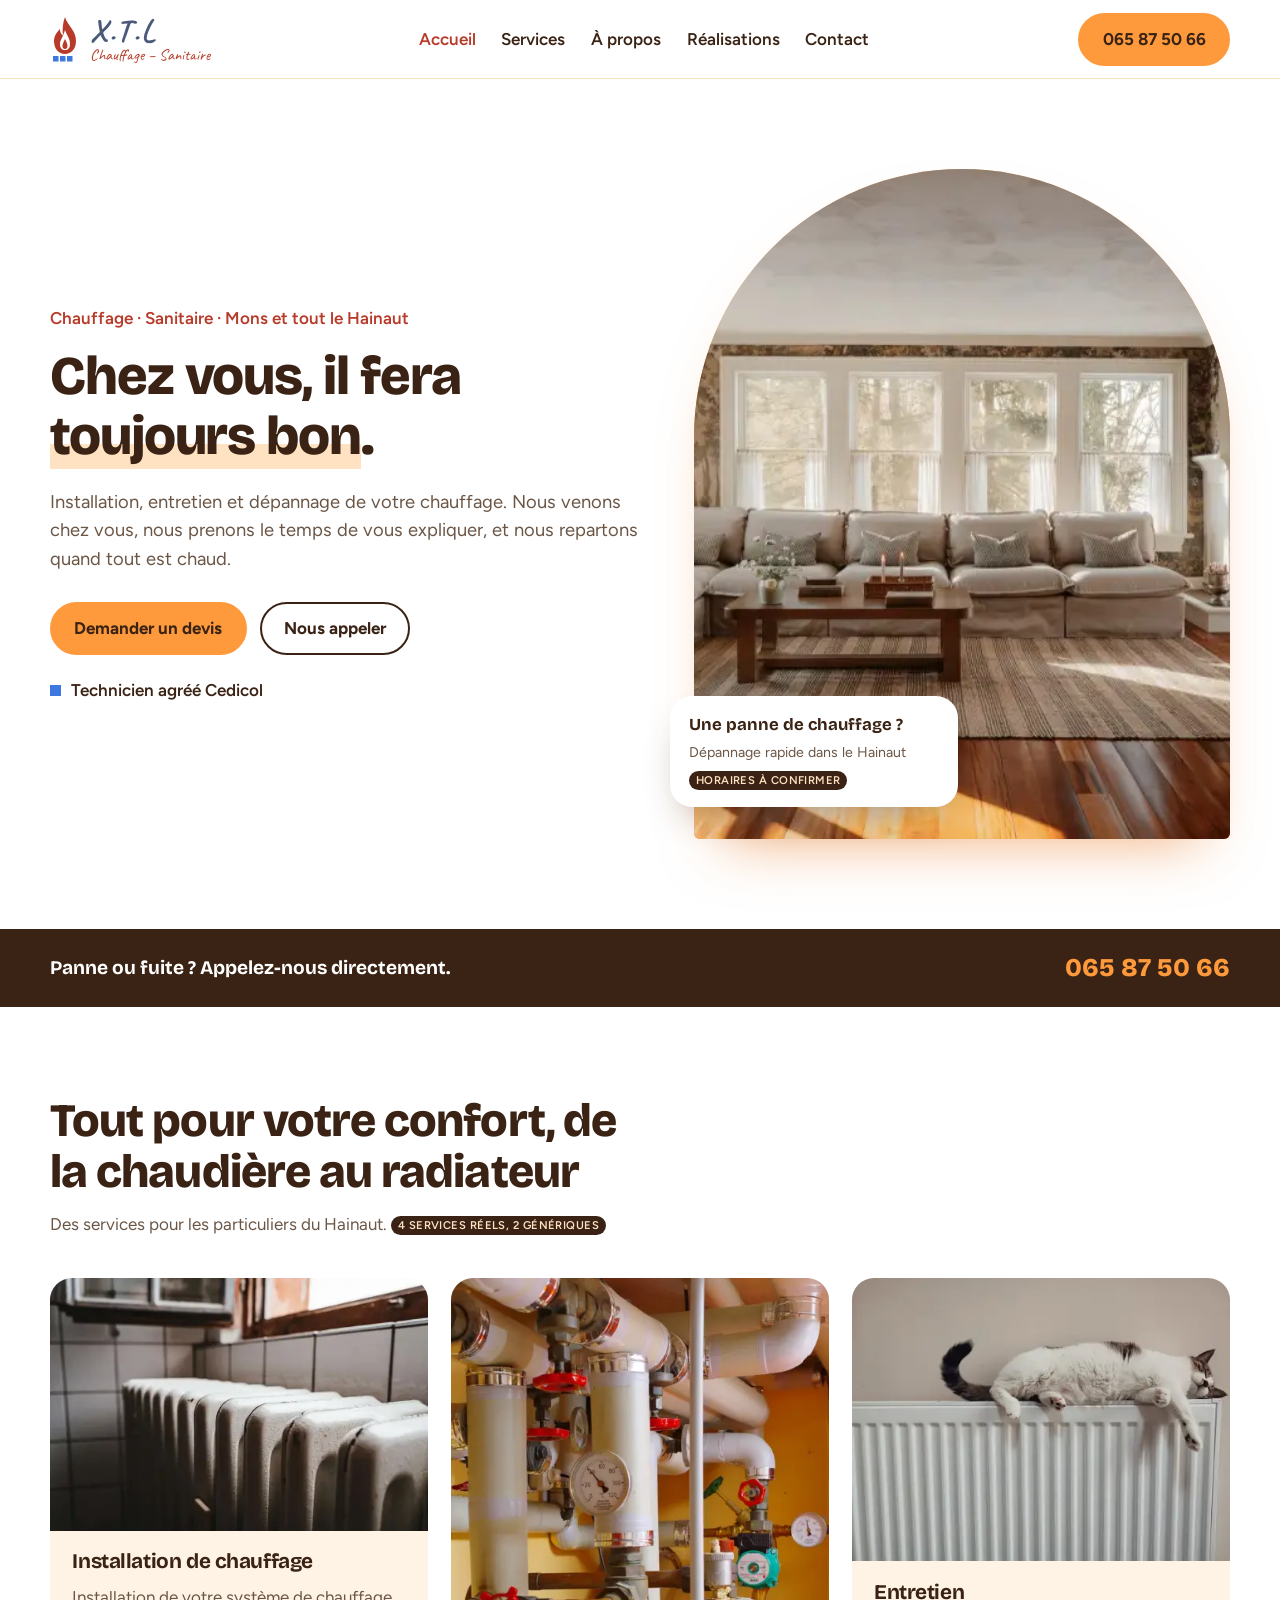
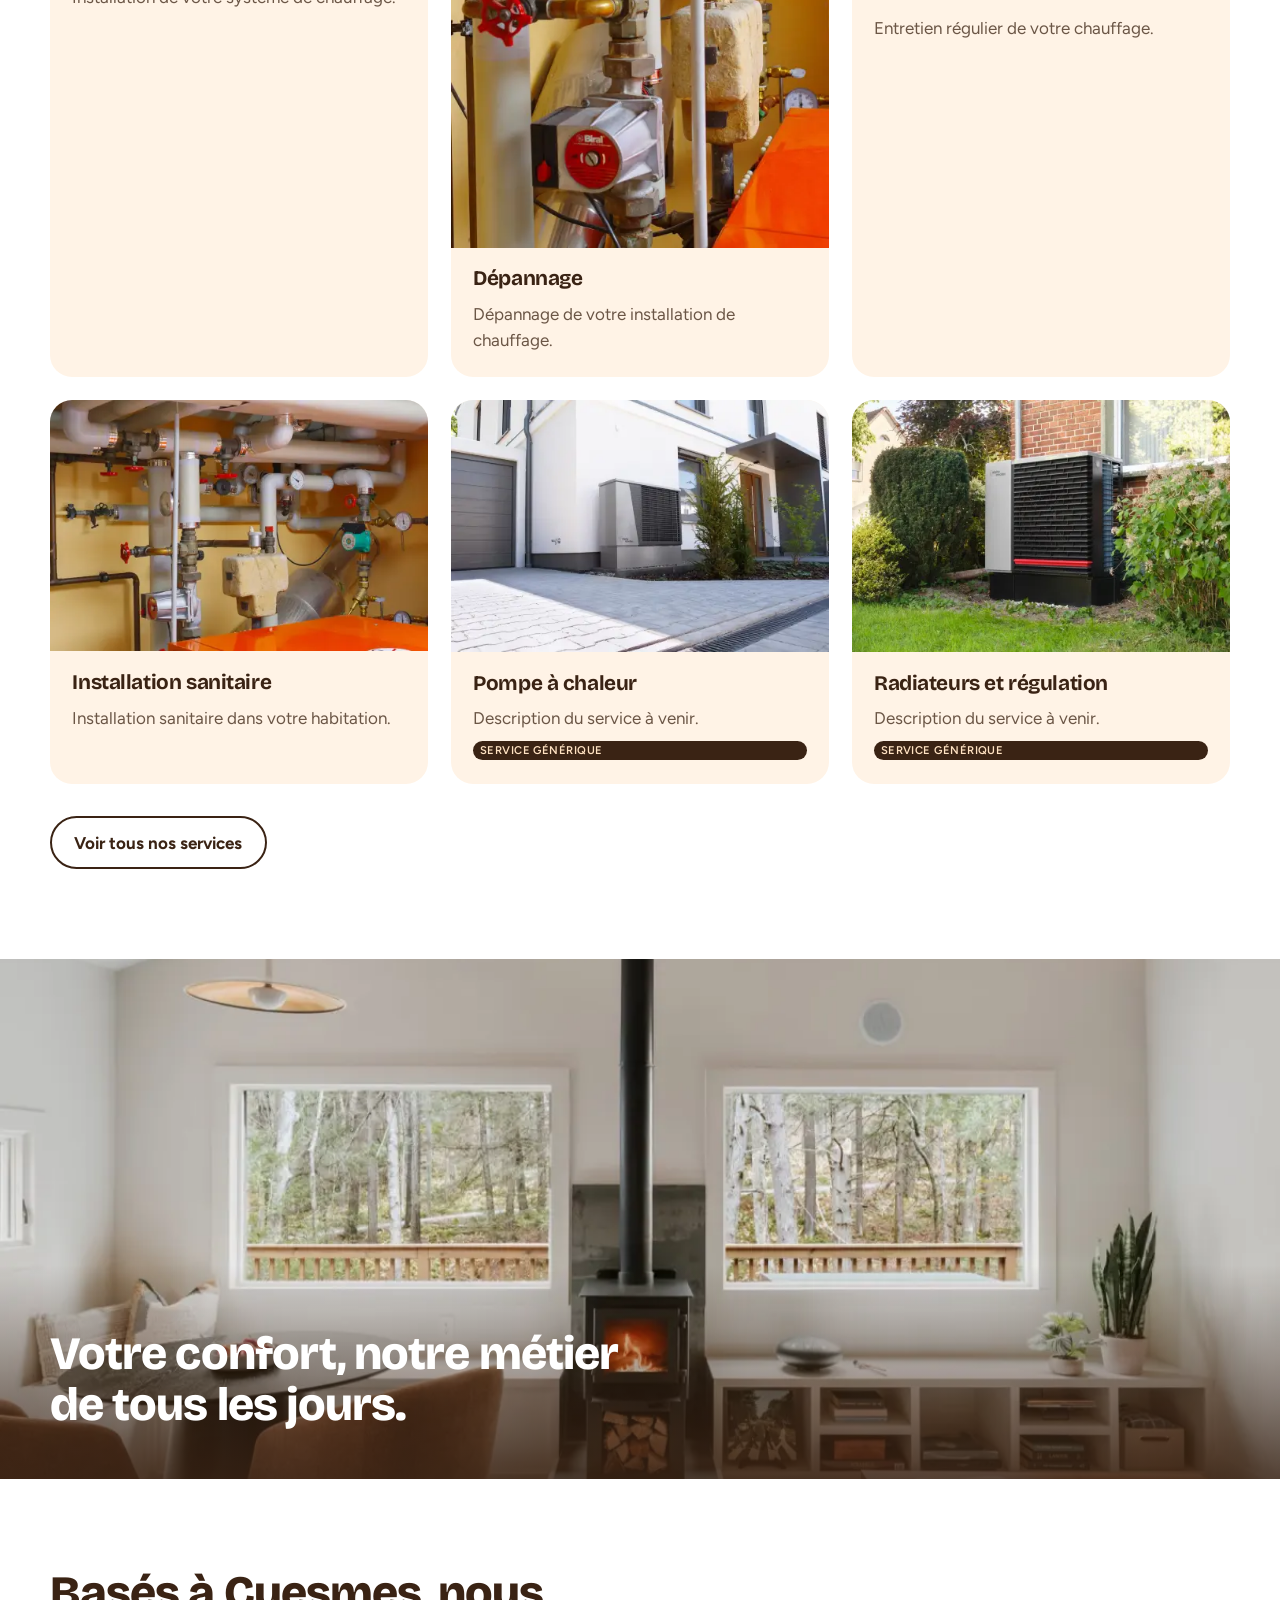
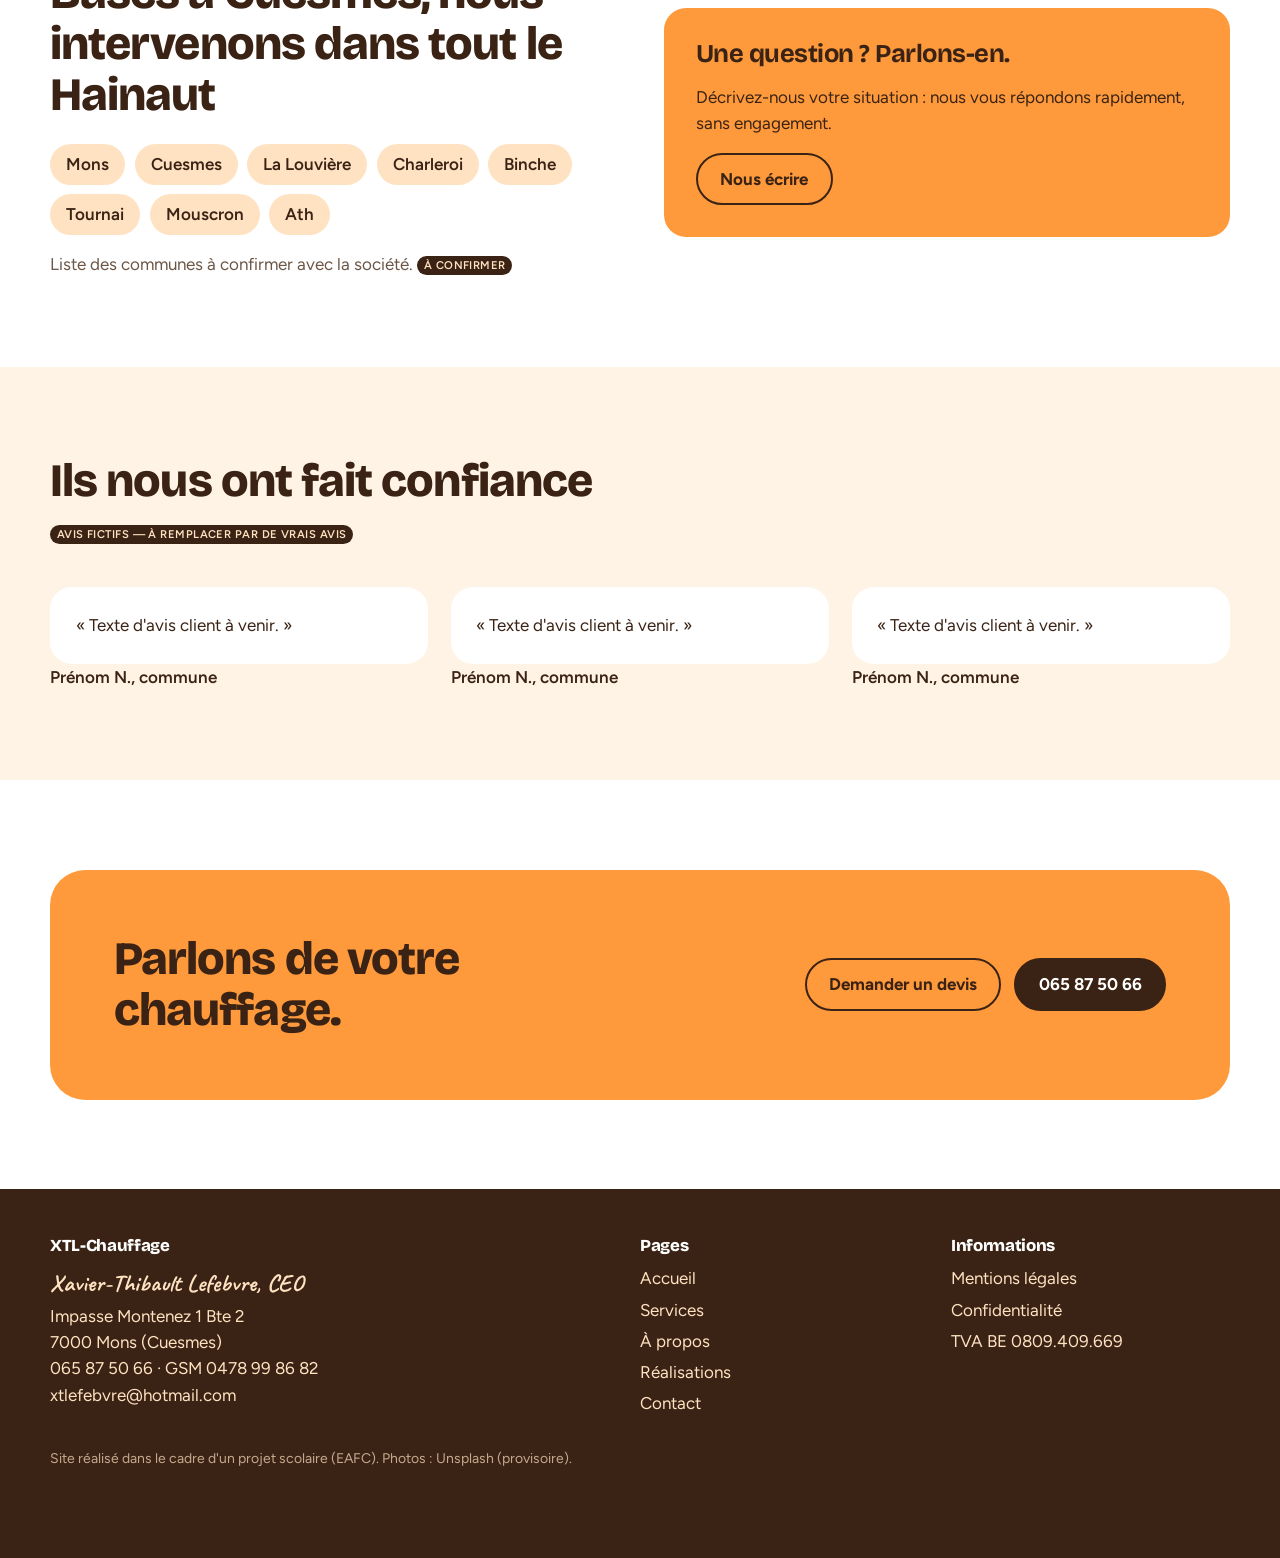
<file: index.html>
<!DOCTYPE html>
<html lang="fr-BE">
    <head>
        <meta charset="utf-8">
        <meta name="viewport" content="width=device-width, initial-scale=1">
        <title>XTL-Chauffage | Chauffagiste à Mons et dans le Hainaut</title>
        <meta name="description" content="XTL-Chauffage, chauffage et sanitaire à Mons : installation, entretien et dépannage dans tout le Hainaut.">
        <meta name="theme-color" content="#B83A28">
        <link rel="icon" href="./medias/logo-xtl.svg" type="image/svg+xml">
        <meta property="og:type" content="website">
        <meta property="og:locale" content="fr_BE">
        <meta property="og:site_name" content="XTL-Chauffage">
        <meta property="og:title" content="XTL-Chauffage | Chauffagiste à Mons et dans le Hainaut">
        <meta property="og:description" content="XTL-Chauffage, chauffage et sanitaire à Mons : installation, entretien et dépannage dans tout le Hainaut.">
        <link rel="preconnect" href="https://fonts.googleapis.com">
        <link rel="preconnect" href="https://fonts.gstatic.com" crossorigin>
        <link rel="stylesheet" href="https://fonts.googleapis.com/css2?family=Bricolage+Grotesque:opsz,wght@12..96,500;12..96,700;12..96,800&family=Figtree:wght@400;500;600&family=Caveat:wght@500;700&display=swap" media="print" onload="this.media='all'">
        <noscript><link rel="stylesheet" href="https://fonts.googleapis.com/css2?family=Bricolage+Grotesque:opsz,wght@12..96,500;12..96,700;12..96,800&family=Figtree:wght@400;500;600&family=Caveat:wght@500;700&display=swap"></noscript>
        <script type="application/ld+json">
        {
            "@context": "https://schema.org",
            "@type": ["HVACBusiness", "Plumber"],
            "name": "XTL-Chauffage",
            "description": "Installation, entretien et dépannage de chauffage et installation sanitaire à Mons et dans le Hainaut.",
            "telephone": "+3265875066",
            "email": "xtlefebvre@hotmail.com",
            "vatID": "BE0809409669",
            "employee": { "@type": "Person", "name": "Xavier-Thibault Lefebvre", "jobTitle": "CEO" },
            "address": {
                "@type": "PostalAddress",
                "streetAddress": "Impasse Montenez 1 Bte 2",
                "addressLocality": "Cuesmes (Mons)",
                "postalCode": "7000",
                "addressCountry": "BE"
            },
            "areaServed": ["Mons", "Cuesmes", "La Louvière", "Charleroi", "Binche", "Tournai", "Mouscron", "Ath"]
        }
        </script>
        <link rel="preload" as="image" href="./medias/salon-cheminee-800.webp" imagesrcset="./medias/salon-cheminee-480.webp 480w, ./medias/salon-cheminee-800.webp 800w, ./medias/salon-cheminee.webp 1200w" imagesizes="(min-width: 900px) 560px, 100vw" fetchpriority="high">
        <link rel="stylesheet" href="./css/style.css?v=2">
    </head>
    <body>
    <a class="lien-evitement" href="#contenu">Aller au contenu</a>
    <header>
        <div class="header-barre">
            <a class="header-logo" href="index.html">
                <img src="./medias/logo-xtl.svg" alt="" width="34" height="52">
                <span class="header-logo-texte">
                    <b>X.T.L</b>
                    <small>Chauffage – Sanitaire</small>
                </span>
            </a>
            <nav class="header-nav" aria-label="Navigation principale">
                <ul>
                    <li class="header-nav-item">
                        <a href="index.html" aria-current="page">Accueil</a>
                        <ul class="header-sous-menu">
                            <li><a href="index.html#services">Nos services</a></li>
                            <li><a href="index.html#zone">Zone d'intervention</a></li>
                            <li><a href="index.html#avis">Avis clients</a></li>
                            <li><a href="index.html#devis">Demander un devis</a></li>
                        </ul>
                    </li>
                    <li class="header-nav-item">
                        <a href="services.html">Services</a>
                        <ul class="header-sous-menu">
                            <li><a href="services.html#installation-chauffage">Installation de chauffage</a></li>
                            <li><a href="services.html#depannage">Dépannage</a></li>
                            <li><a href="services.html#entretien">Entretien</a></li>
                            <li><a href="services.html#installation-sanitaire">Installation sanitaire</a></li>
                            <li><a href="services.html#pompe-a-chaleur">Pompe à chaleur</a></li>
                            <li><a href="services.html#regulation">Radiateurs et régulation</a></li>
                        </ul>
                    </li>
                    <li class="header-nav-item">
                        <a href="a-propos.html">À propos</a>
                        <ul class="header-sous-menu">
                            <li><a href="a-propos.html#presentation">Présentation</a></li>
                            <li><a href="a-propos.html#valeurs">Nos valeurs</a></li>
                        </ul>
                    </li>
                    <li class="header-nav-item">
                        <a href="realisations.html">Réalisations</a>
                        <ul class="header-sous-menu">
                            <li><a href="realisations.html#galerie">Galerie photos</a></li>
                        </ul>
                    </li>
                    <li class="header-nav-item">
                        <a href="contact.html">Contact</a>
                        <ul class="header-sous-menu">
                            <li><a href="contact.html#formulaire">Formulaire de devis</a></li>
                            <li><a href="contact.html#coordonnees">Nos coordonnées</a></li>
                        </ul>
                    </li>
                </ul>
            </nav>
            <a class="bouton header-bouton-appel" href="tel:+3265875066">065 87 50 66</a>
            <details class="header-burger">
                <summary class="bouton bouton-secondaire">Menu</summary>
                <ul class="header-menu-mobile">
                    <li class="header-nav-item">
                        <a href="index.html" aria-current="page">Accueil</a>
                        <ul class="header-sous-menu">
                            <li><a href="index.html#services">Nos services</a></li>
                            <li><a href="index.html#zone">Zone d'intervention</a></li>
                            <li><a href="index.html#avis">Avis clients</a></li>
                            <li><a href="index.html#devis">Demander un devis</a></li>
                        </ul>
                    </li>
                    <li class="header-nav-item">
                        <a href="services.html">Services</a>
                        <ul class="header-sous-menu">
                            <li><a href="services.html#installation-chauffage">Installation de chauffage</a></li>
                            <li><a href="services.html#depannage">Dépannage</a></li>
                            <li><a href="services.html#entretien">Entretien</a></li>
                            <li><a href="services.html#installation-sanitaire">Installation sanitaire</a></li>
                            <li><a href="services.html#pompe-a-chaleur">Pompe à chaleur</a></li>
                            <li><a href="services.html#regulation">Radiateurs et régulation</a></li>
                        </ul>
                    </li>
                    <li class="header-nav-item">
                        <a href="a-propos.html">À propos</a>
                        <ul class="header-sous-menu">
                            <li><a href="a-propos.html#presentation">Présentation</a></li>
                            <li><a href="a-propos.html#valeurs">Nos valeurs</a></li>
                        </ul>
                    </li>
                    <li class="header-nav-item">
                        <a href="realisations.html">Réalisations</a>
                        <ul class="header-sous-menu">
                            <li><a href="realisations.html#galerie">Galerie photos</a></li>
                        </ul>
                    </li>
                    <li class="header-nav-item">
                        <a href="contact.html">Contact</a>
                        <ul class="header-sous-menu">
                            <li><a href="contact.html#formulaire">Formulaire de devis</a></li>
                            <li><a href="contact.html#coordonnees">Nos coordonnées</a></li>
                        </ul>
                    </li>
                </ul>
            </details>
        </div>
    </header>

    <main id="contenu" tabindex="-1" class="index-main">
        <section class="index-section-hero" aria-label="Présentation de l'entreprise">
            <div class="index-hero-texte">
                <p class="index-eyebrow">Chauffage · Sanitaire · Mons et tout le Hainaut</p>
                <h1>Chez vous, il fera <em>toujours bon</em>.</h1>
                <p class="index-lead">Installation, entretien et dépannage de votre chauffage. Nous venons chez vous, nous prenons le temps de vous expliquer, et nous repartons quand tout est chaud.</p>
                <div class="index-actions">
                    <a class="bouton" href="contact.html">Demander un devis</a>
                    <a class="bouton bouton-secondaire" href="tel:+3265875066">Nous appeler</a>
                </div>
                <p class="index-agrement">Technicien agréé Cedicol</p>
            </div>
            <figure class="index-hero-visuel">
                <div class="index-arche">
                    <img src="./medias/salon-cheminee.webp" srcset="./medias/salon-cheminee-480.webp 480w, ./medias/salon-cheminee-800.webp 800w, ./medias/salon-cheminee.webp 1200w" sizes="(min-width: 900px) 560px, 100vw" width="1200" height="800" alt="Salon chaleureux avec une cheminée allumée" fetchpriority="high">
                </div>
                <figcaption class="index-carte-flottante">
                    <strong>Une panne de chauffage&nbsp;?</strong>
                    <small>Dépannage rapide dans le Hainaut <span class="placeholder-badge" data-placeholder>horaires à confirmer</span></small>
                </figcaption>
            </figure>
        </section>

        <aside class="index-urgence" aria-label="Urgence">
            <strong>Panne ou fuite ? Appelez-nous directement.</strong>
            <a class="index-urgence-tel" href="tel:+3265875066">065 87 50 66</a>
        </aside>

        <section class="index-section-services" id="services" aria-labelledby="index-services-titre">
            <header class="titre-section">
                <h2 id="index-services-titre">Tout pour votre confort, de la chaudière au radiateur</h2>
                <p>Des services pour les particuliers du Hainaut. <span class="placeholder-badge" data-placeholder>4 services réels, 2 génériques</span></p>
            </header>
            <ul class="grille-services">
                <li>
                    <article class="carte-service">
                        <figure class="carte-service-vignette">
                            <img src="./medias/radiateur-fenetre.webp" srcset="./medias/radiateur-fenetre-480.webp 480w, ./medias/radiateur-fenetre-800.webp 800w, ./medias/radiateur-fenetre.webp 1200w" sizes="(min-width: 900px) 400px, 100vw" width="1200" height="801" alt="Radiateur blanc devant une fenêtre" loading="lazy">
                        </figure>
                        <div class="carte-service-corps">
                            <h3>Installation de chauffage</h3>
                            <p>Installation de votre système de chauffage.</p>
                        </div>
                    </article>
                </li>
                <li>
                    <article class="carte-service">
                        <figure class="carte-service-vignette">
                            <img src="./medias/tuyaux-orange.webp" srcset="./medias/tuyaux-orange-480.webp 480w, ./medias/tuyaux-orange-800.webp 800w, ./medias/tuyaux-orange.webp 900w" sizes="(min-width: 900px) 400px, 100vw" width="900" height="1355" alt="Tuyaux et vannes de chauffage" loading="lazy">
                        </figure>
                        <div class="carte-service-corps">
                            <h3>Dépannage</h3>
                            <p>Dépannage de votre installation de chauffage.</p>
                        </div>
                    </article>
                </li>
                <li>
                    <article class="carte-service">
                        <figure class="carte-service-vignette">
                            <img src="./medias/chat-radiateur.webp" srcset="./medias/chat-radiateur-480.webp 480w, ./medias/chat-radiateur-800.webp 800w, ./medias/chat-radiateur.webp 1200w" sizes="(min-width: 900px) 400px, 100vw" width="1200" height="900" alt="Chat installé sur un radiateur" loading="lazy">
                        </figure>
                        <div class="carte-service-corps">
                            <h3>Entretien</h3>
                            <p>Entretien régulier de votre chauffage.</p>
                        </div>
                    </article>
                </li>
                <li>
                    <article class="carte-service">
                        <figure class="carte-service-vignette">
                            <img src="./medias/chaufferie.webp" srcset="./medias/chaufferie-480.webp 480w, ./medias/chaufferie-800.webp 800w, ./medias/chaufferie.webp 1200w" sizes="(min-width: 900px) 400px, 100vw" width="1200" height="798" alt="Chaufferie avec tuyaux et manomètres" loading="lazy">
                        </figure>
                        <div class="carte-service-corps">
                            <h3>Installation sanitaire</h3>
                            <p>Installation sanitaire dans votre habitation.</p>
                        </div>
                    </article>
                </li>
                <li>
                    <article class="carte-service">
                        <figure class="carte-service-vignette">
                            <img src="./medias/maison-pac.webp" srcset="./medias/maison-pac-480.webp 480w, ./medias/maison-pac-800.webp 800w, ./medias/maison-pac.webp 1200w" sizes="(min-width: 900px) 400px, 100vw" width="1200" height="800" alt="Maison équipée d'une pompe à chaleur" loading="lazy">
                        </figure>
                        <div class="carte-service-corps">
                            <h3>Pompe à chaleur</h3>
                            <p>Description du service à venir.</p>
                            <span class="placeholder-badge" data-placeholder>service générique</span>
                        </div>
                    </article>
                </li>
                <li>
                    <article class="carte-service">
                        <figure class="carte-service-vignette">
                            <img src="./medias/pac-brique.webp" srcset="./medias/pac-brique-480.webp 480w, ./medias/pac-brique-800.webp 800w, ./medias/pac-brique.webp 1200w" sizes="(min-width: 900px) 400px, 100vw" width="1200" height="800" alt="Pompe à chaleur contre un mur de briques" loading="lazy">
                        </figure>
                        <div class="carte-service-corps">
                            <h3>Radiateurs et régulation</h3>
                            <p>Description du service à venir.</p>
                            <span class="placeholder-badge" data-placeholder>service générique</span>
                        </div>
                    </article>
                </li>
            </ul>
            <p class="index-lien-services"><a class="bouton bouton-secondaire" href="services.html">Voir tous nos services</a></p>
        </section>

        <section class="index-section-ambiance" aria-labelledby="index-ambiance-titre">
            <img src="./medias/salon-fenetres.webp" srcset="./medias/salon-fenetres-480.webp 480w, ./medias/salon-fenetres-800.webp 800w, ./medias/salon-fenetres.webp 1200w" sizes="100vw" width="1200" height="800" alt="Salon lumineux et chaleureux" loading="lazy">
            <div class="index-ambiance-voile">
                <h2 id="index-ambiance-titre">Votre confort, notre métier de tous les jours.</h2>
            </div>
        </section>

        <section class="index-section-zone" id="zone" aria-labelledby="index-zone-titre">
            <div class="index-zone-texte">
                <h2 id="index-zone-titre">Basés à Cuesmes, nous intervenons dans tout le Hainaut</h2>
                <ul class="liste-communes">
                    <li>Mons</li>
                    <li>Cuesmes</li>
                    <li>La Louvière</li>
                    <li>Charleroi</li>
                    <li>Binche</li>
                    <li>Tournai</li>
                    <li>Mouscron</li>
                    <li>Ath</li>
                </ul>
                <p class="texte-doux">Liste des communes à confirmer avec la société. <span class="placeholder-badge" data-placeholder>à confirmer</span></p>
            </div>
            <aside class="index-zone-encart">
                <h3>Une question ? Parlons-en.</h3>
                <p>Décrivez-nous votre situation : nous vous répondons rapidement, sans engagement.</p>
                <p><a class="bouton bouton-secondaire" href="contact.html">Nous écrire</a></p>
            </aside>
        </section>

        <section class="index-section-avis" id="avis" aria-labelledby="index-avis-titre">
            <header class="titre-section">
                <h2 id="index-avis-titre">Ils nous ont fait confiance</h2>
                <p><span class="placeholder-badge" data-placeholder>avis fictifs — à remplacer par de vrais avis</span></p>
            </header>
            <div class="index-liste-avis">
                <figure>
                    <blockquote>
                        <p>« Texte d'avis client à venir. »</p>
                    </blockquote>
                    <figcaption><cite>Prénom N., commune</cite></figcaption>
                </figure>
                <figure>
                    <blockquote>
                        <p>« Texte d'avis client à venir. »</p>
                    </blockquote>
                    <figcaption><cite>Prénom N., commune</cite></figcaption>
                </figure>
                <figure>
                    <blockquote>
                        <p>« Texte d'avis client à venir. »</p>
                    </blockquote>
                    <figcaption><cite>Prénom N., commune</cite></figcaption>
                </figure>
            </div>
        </section>

        <section class="index-section-devis" id="devis" aria-labelledby="index-devis-titre">
            <div class="index-devis-boite">
                <h2 id="index-devis-titre">Parlons de votre chauffage.</h2>
                <div class="index-actions">
                    <a class="bouton bouton-secondaire" href="contact.html">Demander un devis</a>
                    <a class="bouton bouton-sombre" href="tel:+3265875066">065 87 50 66</a>
                </div>
            </div>
        </section>
    </main>

    <footer>
        <div class="footer-colonne">
            <h2>XTL-Chauffage</h2>
            <p class="footer-signature">Xavier-Thibault Lefebvre, CEO</p>
            <address>
                Impasse Montenez 1 Bte 2<br>
                7000 Mons (Cuesmes)<br>
                065 87 50 66 · GSM 0478 99 86 82<br>
                xtlefebvre@hotmail.com
            </address>
        </div>
        <div class="footer-colonne">
            <h2>Pages</h2>
            <nav aria-label="Plan du site">
                <ul>
                    <li><a href="index.html" aria-current="page">Accueil</a></li>
                    <li><a href="services.html">Services</a></li>
                    <li><a href="a-propos.html">À propos</a></li>
                    <li><a href="realisations.html">Réalisations</a></li>
                    <li><a href="contact.html">Contact</a></li>
                </ul>
            </nav>
        </div>
        <div class="footer-colonne">
            <h2>Informations</h2>
            <ul>
                <li><a href="mentions-legales.html">Mentions légales</a></li>
                <li><a href="confidentialite.html">Confidentialité</a></li>
                <li>TVA BE 0809.409.669</li>
            </ul>
        </div>
        <p class="footer-copyright">Site réalisé dans le cadre d'un projet scolaire (EAFC). Photos : Unsplash (provisoire).</p>
    </footer>

    <div class="appel-mobile">
        <a class="bouton" href="tel:+3265875066">Appeler</a>
        <a class="bouton bouton-secondaire" href="contact.html">Devis</a>
    </div>

    <script src="./js/menu.js?v=2" defer></script>
    </body>
</html>
</file>
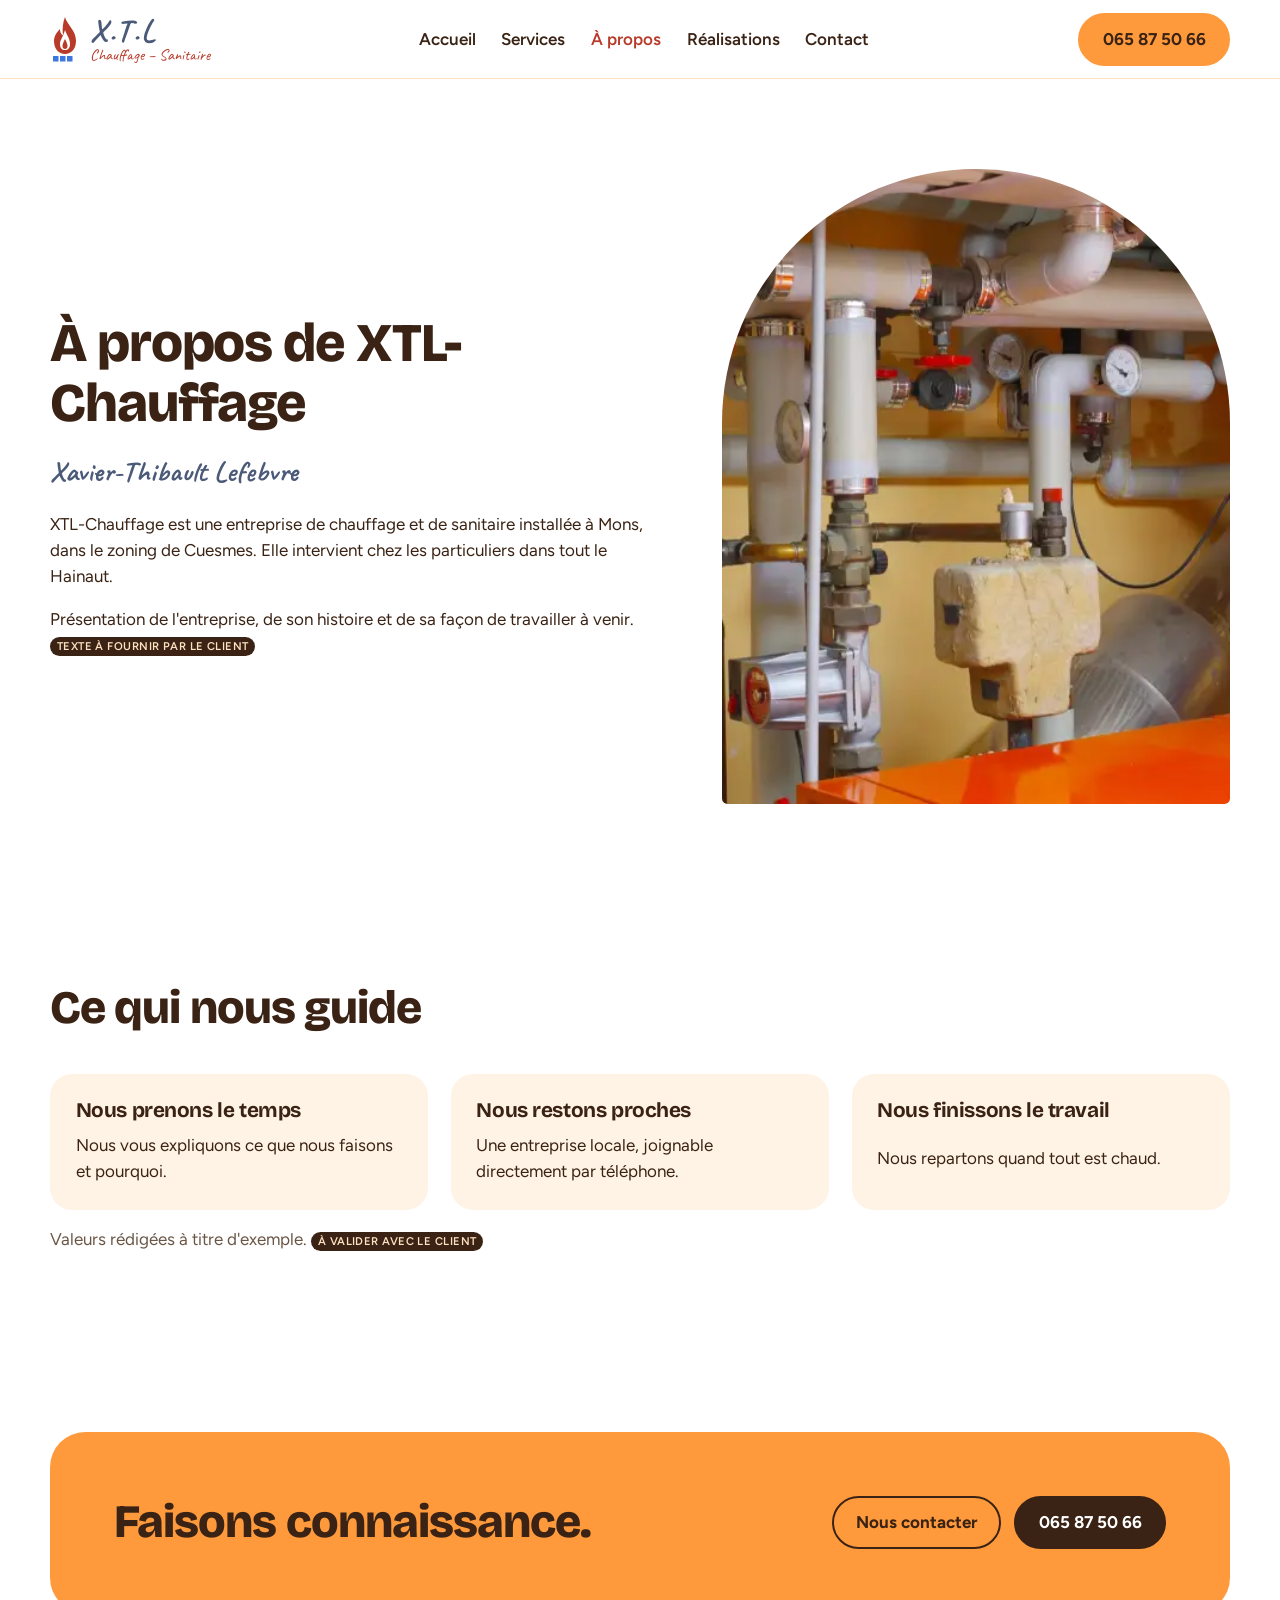
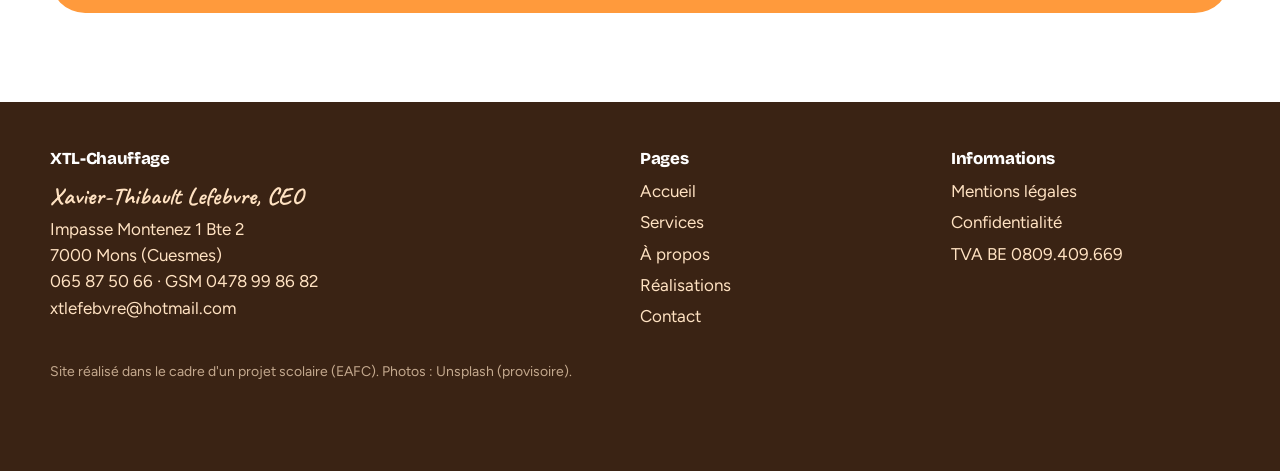
<file: a-propos.html>
<!DOCTYPE html>
<html lang="fr-BE">
    <head>
        <meta charset="utf-8">
        <meta name="viewport" content="width=device-width, initial-scale=1">
        <title>À propos | XTL-Chauffage</title>
        <meta name="description" content="Découvrez XTL-Chauffage, entreprise de chauffage et de sanitaire basée à Mons (Cuesmes).">
        <meta name="theme-color" content="#B83A28">
        <link rel="icon" href="./medias/logo-xtl.svg" type="image/svg+xml">
        <meta property="og:type" content="website">
        <meta property="og:locale" content="fr_BE">
        <meta property="og:site_name" content="XTL-Chauffage">
        <meta property="og:title" content="À propos | XTL-Chauffage">
        <meta property="og:description" content="Découvrez XTL-Chauffage, entreprise de chauffage et de sanitaire basée à Mons (Cuesmes).">
        <link rel="preconnect" href="https://fonts.googleapis.com">
        <link rel="preconnect" href="https://fonts.gstatic.com" crossorigin>
        <link rel="stylesheet" href="https://fonts.googleapis.com/css2?family=Bricolage+Grotesque:opsz,wght@12..96,500;12..96,700;12..96,800&family=Figtree:wght@400;500;600&family=Caveat:wght@500;700&display=swap" media="print" onload="this.media='all'">
        <noscript><link rel="stylesheet" href="https://fonts.googleapis.com/css2?family=Bricolage+Grotesque:opsz,wght@12..96,500;12..96,700;12..96,800&family=Figtree:wght@400;500;600&family=Caveat:wght@500;700&display=swap"></noscript>
        <link rel="stylesheet" href="./css/style.css?v=2">
    </head>
    <body>
    <a class="lien-evitement" href="#contenu">Aller au contenu</a>
    <header>
        <div class="header-barre">
            <a class="header-logo" href="index.html">
                <img src="./medias/logo-xtl.svg" alt="" width="34" height="52">
                <span class="header-logo-texte">
                    <b>X.T.L</b>
                    <small>Chauffage – Sanitaire</small>
                </span>
            </a>
            <nav class="header-nav" aria-label="Navigation principale">
                <ul>
                    <li class="header-nav-item">
                        <a href="index.html">Accueil</a>
                        <ul class="header-sous-menu">
                            <li><a href="index.html#services">Nos services</a></li>
                            <li><a href="index.html#zone">Zone d'intervention</a></li>
                            <li><a href="index.html#avis">Avis clients</a></li>
                            <li><a href="index.html#devis">Demander un devis</a></li>
                        </ul>
                    </li>
                    <li class="header-nav-item">
                        <a href="services.html">Services</a>
                        <ul class="header-sous-menu">
                            <li><a href="services.html#installation-chauffage">Installation de chauffage</a></li>
                            <li><a href="services.html#depannage">Dépannage</a></li>
                            <li><a href="services.html#entretien">Entretien</a></li>
                            <li><a href="services.html#installation-sanitaire">Installation sanitaire</a></li>
                            <li><a href="services.html#pompe-a-chaleur">Pompe à chaleur</a></li>
                            <li><a href="services.html#regulation">Radiateurs et régulation</a></li>
                        </ul>
                    </li>
                    <li class="header-nav-item">
                        <a href="a-propos.html" aria-current="page">À propos</a>
                        <ul class="header-sous-menu">
                            <li><a href="a-propos.html#presentation">Présentation</a></li>
                            <li><a href="a-propos.html#valeurs">Nos valeurs</a></li>
                        </ul>
                    </li>
                    <li class="header-nav-item">
                        <a href="realisations.html">Réalisations</a>
                        <ul class="header-sous-menu">
                            <li><a href="realisations.html#galerie">Galerie photos</a></li>
                        </ul>
                    </li>
                    <li class="header-nav-item">
                        <a href="contact.html">Contact</a>
                        <ul class="header-sous-menu">
                            <li><a href="contact.html#formulaire">Formulaire de devis</a></li>
                            <li><a href="contact.html#coordonnees">Nos coordonnées</a></li>
                        </ul>
                    </li>
                </ul>
            </nav>
            <a class="bouton header-bouton-appel" href="tel:+3265875066">065 87 50 66</a>
            <details class="header-burger">
                <summary class="bouton bouton-secondaire">Menu</summary>
                <ul class="header-menu-mobile">
                    <li class="header-nav-item">
                        <a href="index.html">Accueil</a>
                        <ul class="header-sous-menu">
                            <li><a href="index.html#services">Nos services</a></li>
                            <li><a href="index.html#zone">Zone d'intervention</a></li>
                            <li><a href="index.html#avis">Avis clients</a></li>
                            <li><a href="index.html#devis">Demander un devis</a></li>
                        </ul>
                    </li>
                    <li class="header-nav-item">
                        <a href="services.html">Services</a>
                        <ul class="header-sous-menu">
                            <li><a href="services.html#installation-chauffage">Installation de chauffage</a></li>
                            <li><a href="services.html#depannage">Dépannage</a></li>
                            <li><a href="services.html#entretien">Entretien</a></li>
                            <li><a href="services.html#installation-sanitaire">Installation sanitaire</a></li>
                            <li><a href="services.html#pompe-a-chaleur">Pompe à chaleur</a></li>
                            <li><a href="services.html#regulation">Radiateurs et régulation</a></li>
                        </ul>
                    </li>
                    <li class="header-nav-item">
                        <a href="a-propos.html" aria-current="page">À propos</a>
                        <ul class="header-sous-menu">
                            <li><a href="a-propos.html#presentation">Présentation</a></li>
                            <li><a href="a-propos.html#valeurs">Nos valeurs</a></li>
                        </ul>
                    </li>
                    <li class="header-nav-item">
                        <a href="realisations.html">Réalisations</a>
                        <ul class="header-sous-menu">
                            <li><a href="realisations.html#galerie">Galerie photos</a></li>
                        </ul>
                    </li>
                    <li class="header-nav-item">
                        <a href="contact.html">Contact</a>
                        <ul class="header-sous-menu">
                            <li><a href="contact.html#formulaire">Formulaire de devis</a></li>
                            <li><a href="contact.html#coordonnees">Nos coordonnées</a></li>
                        </ul>
                    </li>
                </ul>
            </details>
        </div>
    </header>

    <main id="contenu" tabindex="-1" class="apropos-main">
        <section class="apropos-section-top" id="presentation" aria-labelledby="apropos-titre">
            <div class="apropos-texte">
                <h1 id="apropos-titre">À propos de XTL-Chauffage</h1>
                <p class="apropos-signature">Xavier-Thibault Lefebvre</p>
                <p>XTL-Chauffage est une entreprise de chauffage et de sanitaire installée à Mons, dans le zoning de Cuesmes. Elle intervient chez les particuliers dans tout le Hainaut.</p>
                <p>Présentation de l'entreprise, de son histoire et de sa façon de travailler à venir. <span class="placeholder-badge" data-placeholder>texte à fournir par le client</span></p>
            </div>
            <figure class="apropos-visuel">
                <img src="./medias/chaufferie.webp" srcset="./medias/chaufferie-480.webp 480w, ./medias/chaufferie-800.webp 800w, ./medias/chaufferie.webp 1200w" sizes="(min-width: 900px) 500px, 100vw" width="1200" height="798" alt="Chaufferie avec tuyaux et manomètres" loading="lazy">
            </figure>
        </section>

        <section class="apropos-section-middle" id="valeurs" aria-labelledby="apropos-valeurs-titre">
            <header class="titre-section">
                <h2 id="apropos-valeurs-titre">Ce qui nous guide</h2>
            </header>
            <ul class="apropos-valeurs">
                <li>
                    <h3>Nous prenons le temps</h3>
                    <p>Nous vous expliquons ce que nous faisons et pourquoi.</p>
                </li>
                <li>
                    <h3>Nous restons proches</h3>
                    <p>Une entreprise locale, joignable directement par téléphone.</p>
                </li>
                <li>
                    <h3>Nous finissons le travail</h3>
                    <p>Nous repartons quand tout est chaud.</p>
                </li>
            </ul>
            <p class="texte-doux">Valeurs rédigées à titre d'exemple. <span class="placeholder-badge" data-placeholder>à valider avec le client</span></p>
        </section>

        <section class="apropos-section-bottom" aria-labelledby="apropos-contact-titre">
            <div class="index-devis-boite">
                <h2 id="apropos-contact-titre">Faisons connaissance.</h2>
                <div class="index-actions">
                    <a class="bouton bouton-secondaire" href="contact.html">Nous contacter</a>
                    <a class="bouton bouton-sombre" href="tel:+3265875066">065 87 50 66</a>
                </div>
            </div>
        </section>
    </main>

    <footer>
        <div class="footer-colonne">
            <h2>XTL-Chauffage</h2>
            <p class="footer-signature">Xavier-Thibault Lefebvre, CEO</p>
            <address>
                Impasse Montenez 1 Bte 2<br>
                7000 Mons (Cuesmes)<br>
                065 87 50 66 · GSM 0478 99 86 82<br>
                xtlefebvre@hotmail.com
            </address>
        </div>
        <div class="footer-colonne">
            <h2>Pages</h2>
            <nav aria-label="Plan du site">
                <ul>
                    <li><a href="index.html">Accueil</a></li>
                    <li><a href="services.html">Services</a></li>
                    <li><a href="a-propos.html" aria-current="page">À propos</a></li>
                    <li><a href="realisations.html">Réalisations</a></li>
                    <li><a href="contact.html">Contact</a></li>
                </ul>
            </nav>
        </div>
        <div class="footer-colonne">
            <h2>Informations</h2>
            <ul>
                <li><a href="mentions-legales.html">Mentions légales</a></li>
                <li><a href="confidentialite.html">Confidentialité</a></li>
                <li>TVA BE 0809.409.669</li>
            </ul>
        </div>
        <p class="footer-copyright">Site réalisé dans le cadre d'un projet scolaire (EAFC). Photos : Unsplash (provisoire).</p>
    </footer>

    <div class="appel-mobile">
        <a class="bouton" href="tel:+3265875066">Appeler</a>
        <a class="bouton bouton-secondaire" href="contact.html">Devis</a>
    </div>

    <script src="./js/menu.js?v=2" defer></script>
    </body>
</html>
</file>
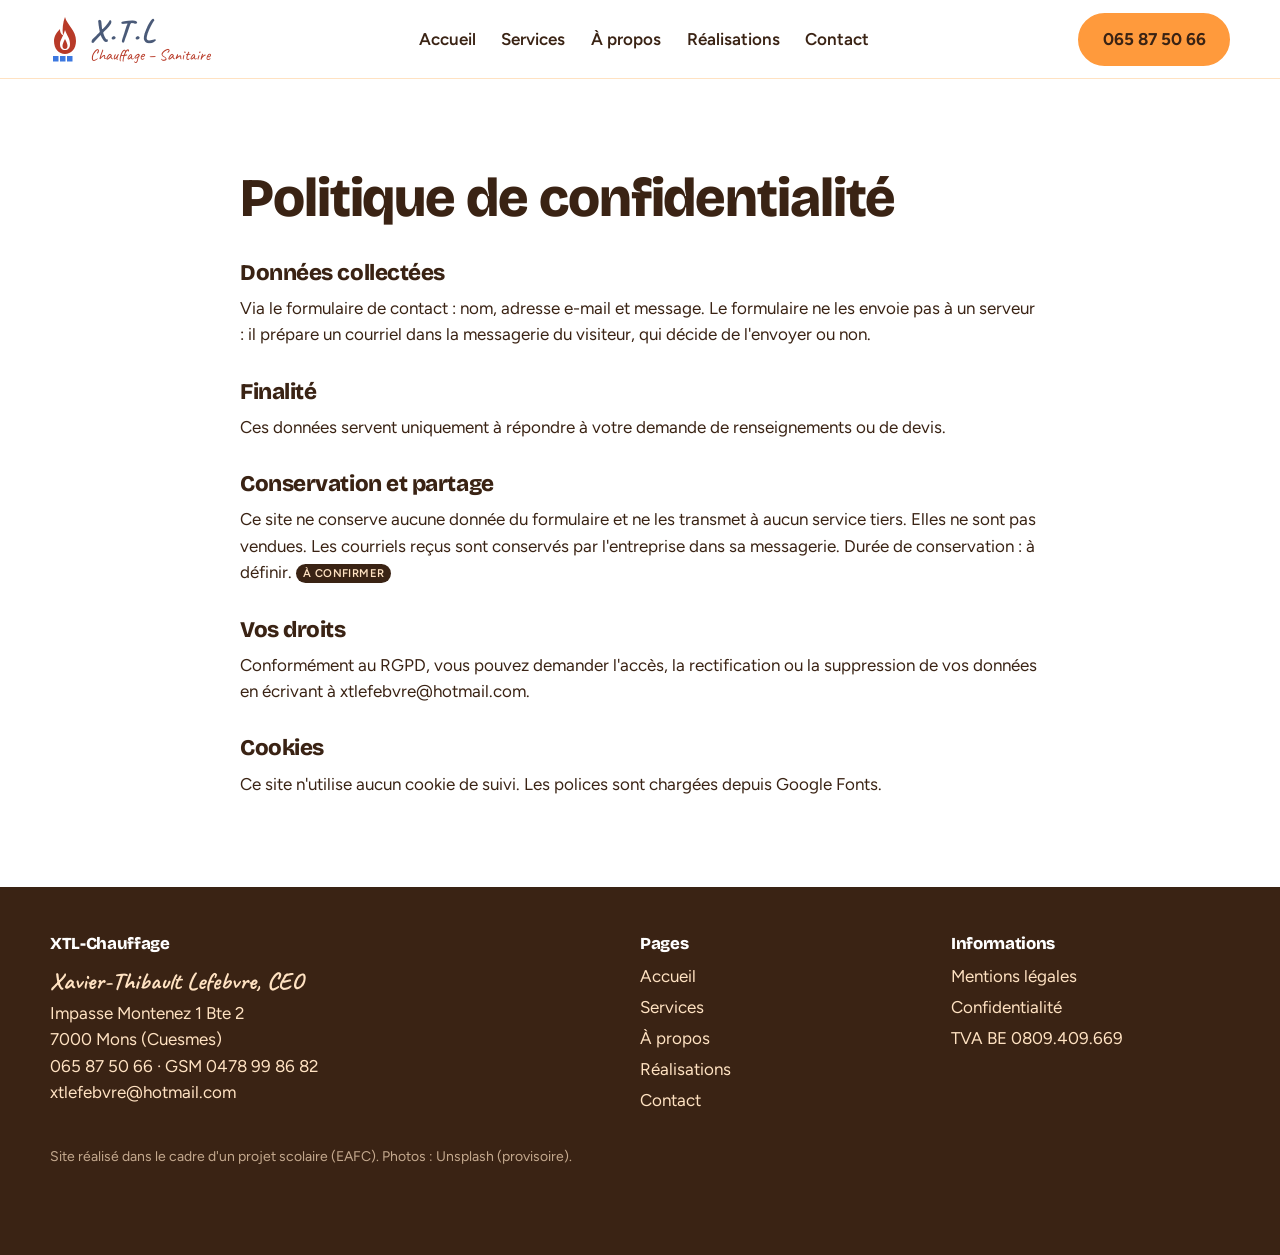
<file: confidentialite.html>
<!DOCTYPE html>
<html lang="fr-BE">
    <head>
        <meta charset="utf-8">
        <meta name="viewport" content="width=device-width, initial-scale=1">
        <title>Confidentialité | XTL-Chauffage</title>
        <meta name="description" content="Politique de confidentialité du site de XTL-Chauffage : données collectées par le formulaire et vos droits.">
        <meta name="theme-color" content="#B83A28">
        <link rel="icon" href="./medias/logo-xtl.svg" type="image/svg+xml">
        <meta property="og:type" content="website">
        <meta property="og:locale" content="fr_BE">
        <meta property="og:site_name" content="XTL-Chauffage">
        <meta property="og:title" content="Confidentialité | XTL-Chauffage">
        <meta property="og:description" content="Politique de confidentialité du site de XTL-Chauffage : données collectées par le formulaire et vos droits.">
        <link rel="preconnect" href="https://fonts.googleapis.com">
        <link rel="preconnect" href="https://fonts.gstatic.com" crossorigin>
        <link rel="stylesheet" href="https://fonts.googleapis.com/css2?family=Bricolage+Grotesque:opsz,wght@12..96,500;12..96,700;12..96,800&family=Figtree:wght@400;500;600&family=Caveat:wght@500;700&display=swap" media="print" onload="this.media='all'">
        <noscript><link rel="stylesheet" href="https://fonts.googleapis.com/css2?family=Bricolage+Grotesque:opsz,wght@12..96,500;12..96,700;12..96,800&family=Figtree:wght@400;500;600&family=Caveat:wght@500;700&display=swap"></noscript>
        <link rel="stylesheet" href="./css/style.css?v=2">
    </head>
    <body>
    <a class="lien-evitement" href="#contenu">Aller au contenu</a>
    <header>
        <div class="header-barre">
            <a class="header-logo" href="index.html">
                <img src="./medias/logo-xtl.svg" alt="" width="34" height="52">
                <span class="header-logo-texte">
                    <b>X.T.L</b>
                    <small>Chauffage – Sanitaire</small>
                </span>
            </a>
            <nav class="header-nav" aria-label="Navigation principale">
                <ul>
                    <li class="header-nav-item">
                        <a href="index.html">Accueil</a>
                        <ul class="header-sous-menu">
                            <li><a href="index.html#services">Nos services</a></li>
                            <li><a href="index.html#zone">Zone d'intervention</a></li>
                            <li><a href="index.html#avis">Avis clients</a></li>
                            <li><a href="index.html#devis">Demander un devis</a></li>
                        </ul>
                    </li>
                    <li class="header-nav-item">
                        <a href="services.html">Services</a>
                        <ul class="header-sous-menu">
                            <li><a href="services.html#installation-chauffage">Installation de chauffage</a></li>
                            <li><a href="services.html#depannage">Dépannage</a></li>
                            <li><a href="services.html#entretien">Entretien</a></li>
                            <li><a href="services.html#installation-sanitaire">Installation sanitaire</a></li>
                            <li><a href="services.html#pompe-a-chaleur">Pompe à chaleur</a></li>
                            <li><a href="services.html#regulation">Radiateurs et régulation</a></li>
                        </ul>
                    </li>
                    <li class="header-nav-item">
                        <a href="a-propos.html">À propos</a>
                        <ul class="header-sous-menu">
                            <li><a href="a-propos.html#presentation">Présentation</a></li>
                            <li><a href="a-propos.html#valeurs">Nos valeurs</a></li>
                        </ul>
                    </li>
                    <li class="header-nav-item">
                        <a href="realisations.html">Réalisations</a>
                        <ul class="header-sous-menu">
                            <li><a href="realisations.html#galerie">Galerie photos</a></li>
                        </ul>
                    </li>
                    <li class="header-nav-item">
                        <a href="contact.html">Contact</a>
                        <ul class="header-sous-menu">
                            <li><a href="contact.html#formulaire">Formulaire de devis</a></li>
                            <li><a href="contact.html#coordonnees">Nos coordonnées</a></li>
                        </ul>
                    </li>
                </ul>
            </nav>
            <a class="bouton header-bouton-appel" href="tel:+3265875066">065 87 50 66</a>
            <details class="header-burger">
                <summary class="bouton bouton-secondaire">Menu</summary>
                <ul class="header-menu-mobile">
                    <li class="header-nav-item">
                        <a href="index.html">Accueil</a>
                        <ul class="header-sous-menu">
                            <li><a href="index.html#services">Nos services</a></li>
                            <li><a href="index.html#zone">Zone d'intervention</a></li>
                            <li><a href="index.html#avis">Avis clients</a></li>
                            <li><a href="index.html#devis">Demander un devis</a></li>
                        </ul>
                    </li>
                    <li class="header-nav-item">
                        <a href="services.html">Services</a>
                        <ul class="header-sous-menu">
                            <li><a href="services.html#installation-chauffage">Installation de chauffage</a></li>
                            <li><a href="services.html#depannage">Dépannage</a></li>
                            <li><a href="services.html#entretien">Entretien</a></li>
                            <li><a href="services.html#installation-sanitaire">Installation sanitaire</a></li>
                            <li><a href="services.html#pompe-a-chaleur">Pompe à chaleur</a></li>
                            <li><a href="services.html#regulation">Radiateurs et régulation</a></li>
                        </ul>
                    </li>
                    <li class="header-nav-item">
                        <a href="a-propos.html">À propos</a>
                        <ul class="header-sous-menu">
                            <li><a href="a-propos.html#presentation">Présentation</a></li>
                            <li><a href="a-propos.html#valeurs">Nos valeurs</a></li>
                        </ul>
                    </li>
                    <li class="header-nav-item">
                        <a href="realisations.html">Réalisations</a>
                        <ul class="header-sous-menu">
                            <li><a href="realisations.html#galerie">Galerie photos</a></li>
                        </ul>
                    </li>
                    <li class="header-nav-item">
                        <a href="contact.html">Contact</a>
                        <ul class="header-sous-menu">
                            <li><a href="contact.html#formulaire">Formulaire de devis</a></li>
                            <li><a href="contact.html#coordonnees">Nos coordonnées</a></li>
                        </ul>
                    </li>
                </ul>
            </details>
        </div>
    </header>

    <main id="contenu" tabindex="-1" class="legal-main">
        <section class="legal-section-top">
            <h1>Politique de confidentialité</h1>
            <section>
                <h2>Données collectées</h2>
                <p>Via le formulaire de contact : nom, adresse e-mail et message. Le formulaire ne les envoie pas à un serveur : il prépare un courriel dans la messagerie du visiteur, qui décide de l'envoyer ou non.</p>
            </section>
            <section>
                <h2>Finalité</h2>
                <p>Ces données servent uniquement à répondre à votre demande de renseignements ou de devis.</p>
            </section>
            <section>
                <h2>Conservation et partage</h2>
                <p>Ce site ne conserve aucune donnée du formulaire et ne les transmet à aucun service tiers. Elles ne sont pas vendues. Les courriels reçus sont conservés par l'entreprise dans sa messagerie. Durée de conservation : à définir. <span class="placeholder-badge" data-placeholder>à confirmer</span></p>
            </section>
            <section>
                <h2>Vos droits</h2>
                <p>Conformément au RGPD, vous pouvez demander l'accès, la rectification ou la suppression de vos données en écrivant à xtlefebvre@hotmail.com.</p>
            </section>
            <section>
                <h2>Cookies</h2>
                <p>Ce site n'utilise aucun cookie de suivi. Les polices sont chargées depuis Google Fonts.</p>
            </section>
        </section>
    </main>

    <footer>
        <div class="footer-colonne">
            <h2>XTL-Chauffage</h2>
            <p class="footer-signature">Xavier-Thibault Lefebvre, CEO</p>
            <address>
                Impasse Montenez 1 Bte 2<br>
                7000 Mons (Cuesmes)<br>
                065 87 50 66 · GSM 0478 99 86 82<br>
                xtlefebvre@hotmail.com
            </address>
        </div>
        <div class="footer-colonne">
            <h2>Pages</h2>
            <nav aria-label="Plan du site">
                <ul>
                    <li><a href="index.html">Accueil</a></li>
                    <li><a href="services.html">Services</a></li>
                    <li><a href="a-propos.html">À propos</a></li>
                    <li><a href="realisations.html">Réalisations</a></li>
                    <li><a href="contact.html">Contact</a></li>
                </ul>
            </nav>
        </div>
        <div class="footer-colonne">
            <h2>Informations</h2>
            <ul>
                <li><a href="mentions-legales.html">Mentions légales</a></li>
                <li><a href="confidentialite.html">Confidentialité</a></li>
                <li>TVA BE 0809.409.669</li>
            </ul>
        </div>
        <p class="footer-copyright">Site réalisé dans le cadre d'un projet scolaire (EAFC). Photos : Unsplash (provisoire).</p>
    </footer>

    <div class="appel-mobile">
        <a class="bouton" href="tel:+3265875066">Appeler</a>
        <a class="bouton bouton-secondaire" href="contact.html">Devis</a>
    </div>

    <script src="./js/menu.js?v=2" defer></script>
    </body>
</html>
</file>
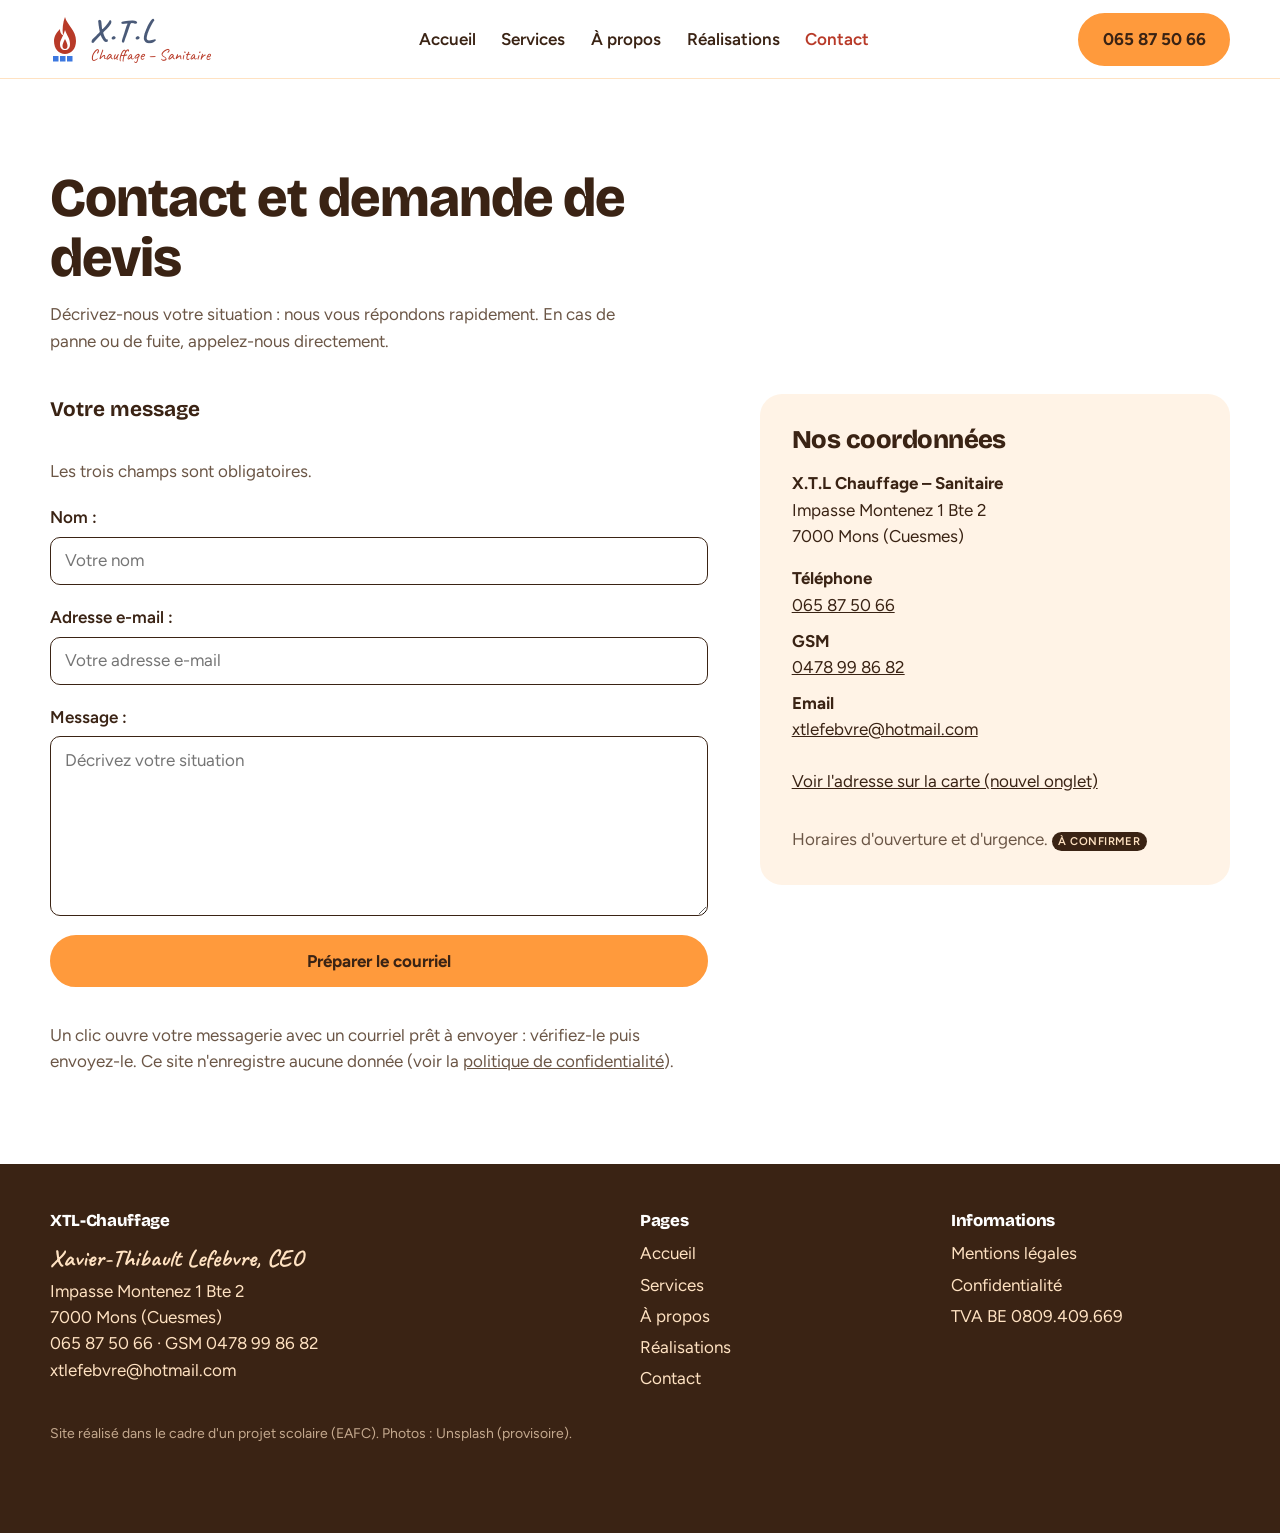
<file: contact.html>
<!DOCTYPE html>
<html lang="fr-BE">
    <head>
        <meta charset="utf-8">
        <meta name="viewport" content="width=device-width, initial-scale=1">
        <title>Contact et devis | XTL-Chauffage</title>
        <meta name="description" content="Contactez XTL-Chauffage à Mons ou demandez un devis pour votre chauffage ou votre installation sanitaire.">
        <meta name="theme-color" content="#B83A28">
        <link rel="icon" href="./medias/logo-xtl.svg" type="image/svg+xml">
        <meta property="og:type" content="website">
        <meta property="og:locale" content="fr_BE">
        <meta property="og:site_name" content="XTL-Chauffage">
        <meta property="og:title" content="Contact et devis | XTL-Chauffage">
        <meta property="og:description" content="Contactez XTL-Chauffage à Mons ou demandez un devis pour votre chauffage ou votre installation sanitaire.">
        <link rel="preconnect" href="https://fonts.googleapis.com">
        <link rel="preconnect" href="https://fonts.gstatic.com" crossorigin>
        <link rel="stylesheet" href="https://fonts.googleapis.com/css2?family=Bricolage+Grotesque:opsz,wght@12..96,500;12..96,700;12..96,800&family=Figtree:wght@400;500;600&family=Caveat:wght@500;700&display=swap" media="print" onload="this.media='all'">
        <noscript><link rel="stylesheet" href="https://fonts.googleapis.com/css2?family=Bricolage+Grotesque:opsz,wght@12..96,500;12..96,700;12..96,800&family=Figtree:wght@400;500;600&family=Caveat:wght@500;700&display=swap"></noscript>
        <link rel="stylesheet" href="./css/style.css?v=2">
    </head>
    <body>
    <a class="lien-evitement" href="#contenu">Aller au contenu</a>
    <header>
        <div class="header-barre">
            <a class="header-logo" href="index.html">
                <img src="./medias/logo-xtl.svg" alt="" width="34" height="52">
                <span class="header-logo-texte">
                    <b>X.T.L</b>
                    <small>Chauffage – Sanitaire</small>
                </span>
            </a>
            <nav class="header-nav" aria-label="Navigation principale">
                <ul>
                    <li class="header-nav-item">
                        <a href="index.html">Accueil</a>
                        <ul class="header-sous-menu">
                            <li><a href="index.html#services">Nos services</a></li>
                            <li><a href="index.html#zone">Zone d'intervention</a></li>
                            <li><a href="index.html#avis">Avis clients</a></li>
                            <li><a href="index.html#devis">Demander un devis</a></li>
                        </ul>
                    </li>
                    <li class="header-nav-item">
                        <a href="services.html">Services</a>
                        <ul class="header-sous-menu">
                            <li><a href="services.html#installation-chauffage">Installation de chauffage</a></li>
                            <li><a href="services.html#depannage">Dépannage</a></li>
                            <li><a href="services.html#entretien">Entretien</a></li>
                            <li><a href="services.html#installation-sanitaire">Installation sanitaire</a></li>
                            <li><a href="services.html#pompe-a-chaleur">Pompe à chaleur</a></li>
                            <li><a href="services.html#regulation">Radiateurs et régulation</a></li>
                        </ul>
                    </li>
                    <li class="header-nav-item">
                        <a href="a-propos.html">À propos</a>
                        <ul class="header-sous-menu">
                            <li><a href="a-propos.html#presentation">Présentation</a></li>
                            <li><a href="a-propos.html#valeurs">Nos valeurs</a></li>
                        </ul>
                    </li>
                    <li class="header-nav-item">
                        <a href="realisations.html">Réalisations</a>
                        <ul class="header-sous-menu">
                            <li><a href="realisations.html#galerie">Galerie photos</a></li>
                        </ul>
                    </li>
                    <li class="header-nav-item">
                        <a href="contact.html" aria-current="page">Contact</a>
                        <ul class="header-sous-menu">
                            <li><a href="contact.html#formulaire">Formulaire de devis</a></li>
                            <li><a href="contact.html#coordonnees">Nos coordonnées</a></li>
                        </ul>
                    </li>
                </ul>
            </nav>
            <a class="bouton header-bouton-appel" href="tel:+3265875066">065 87 50 66</a>
            <details class="header-burger">
                <summary class="bouton bouton-secondaire">Menu</summary>
                <ul class="header-menu-mobile">
                    <li class="header-nav-item">
                        <a href="index.html">Accueil</a>
                        <ul class="header-sous-menu">
                            <li><a href="index.html#services">Nos services</a></li>
                            <li><a href="index.html#zone">Zone d'intervention</a></li>
                            <li><a href="index.html#avis">Avis clients</a></li>
                            <li><a href="index.html#devis">Demander un devis</a></li>
                        </ul>
                    </li>
                    <li class="header-nav-item">
                        <a href="services.html">Services</a>
                        <ul class="header-sous-menu">
                            <li><a href="services.html#installation-chauffage">Installation de chauffage</a></li>
                            <li><a href="services.html#depannage">Dépannage</a></li>
                            <li><a href="services.html#entretien">Entretien</a></li>
                            <li><a href="services.html#installation-sanitaire">Installation sanitaire</a></li>
                            <li><a href="services.html#pompe-a-chaleur">Pompe à chaleur</a></li>
                            <li><a href="services.html#regulation">Radiateurs et régulation</a></li>
                        </ul>
                    </li>
                    <li class="header-nav-item">
                        <a href="a-propos.html">À propos</a>
                        <ul class="header-sous-menu">
                            <li><a href="a-propos.html#presentation">Présentation</a></li>
                            <li><a href="a-propos.html#valeurs">Nos valeurs</a></li>
                        </ul>
                    </li>
                    <li class="header-nav-item">
                        <a href="realisations.html">Réalisations</a>
                        <ul class="header-sous-menu">
                            <li><a href="realisations.html#galerie">Galerie photos</a></li>
                        </ul>
                    </li>
                    <li class="header-nav-item">
                        <a href="contact.html" aria-current="page">Contact</a>
                        <ul class="header-sous-menu">
                            <li><a href="contact.html#formulaire">Formulaire de devis</a></li>
                            <li><a href="contact.html#coordonnees">Nos coordonnées</a></li>
                        </ul>
                    </li>
                </ul>
            </details>
        </div>
    </header>

    <main id="contenu" tabindex="-1" class="contact-main">
        <section class="contact-section-top" aria-labelledby="contact-titre">
            <header class="titre-section">
                <h1 id="contact-titre">Contact et demande de devis</h1>
                <p>Décrivez-nous votre situation : nous vous répondons rapidement. En cas de panne ou de fuite, appelez-nous directement.</p>
            </header>
            <div class="contact-colonnes">
                <div class="contact-container" id="formulaire">
                    <form id="formulaire-contact" class="contact-form" aria-label="Formulaire de contact">
                        <fieldset class="contact-fieldset">
                            <legend>Votre message</legend>
                            <p class="texte-doux">Les trois champs sont obligatoires.</p>
                            <div class="contact-champ">
                                <label for="nom">Nom :</label>
                                <input class="contact-input" type="text" id="nom" name="nom" placeholder="Votre nom" autocomplete="name" required>
                            </div>
                            <div class="contact-champ">
                                <label for="email">Adresse e-mail :</label>
                                <input class="contact-input" type="email" id="email" name="email" placeholder="Votre adresse e-mail" autocomplete="email" required>
                            </div>
                            <div class="contact-champ">
                                <label for="message">Message :</label>
                                <textarea class="contact-input contact-textarea" id="message" name="message" rows="6" maxlength="1000" placeholder="Décrivez votre situation" required></textarea>
                            </div>
                        </fieldset>
                        <button class="contact-submit" type="submit">Préparer le courriel</button>
                        <p class="texte-doux">Un clic ouvre votre messagerie avec un courriel prêt à envoyer : vérifiez-le puis envoyez-le. Ce site n'enregistre aucune donnée (voir la <a href="confidentialite.html">politique de confidentialité</a>).</p>
                    </form>
                </div>
                <aside class="contact-coordonnees" id="coordonnees" aria-labelledby="contact-coordonnees-titre">
                    <h2 id="contact-coordonnees-titre">Nos coordonnées</h2>
                    <address>
                        <strong>X.T.L Chauffage – Sanitaire</strong><br>
                        Impasse Montenez 1 Bte 2<br>
                        7000 Mons (Cuesmes)
                    </address>
                    <dl>
                        <dt>Téléphone</dt>
                        <dd><a href="tel:+3265875066">065 87 50 66</a></dd>
                        <dt>GSM</dt>
                        <dd><a href="tel:+32478998682">0478 99 86 82</a></dd>
                        <dt>Email</dt>
                        <dd><a href="mailto:xtlefebvre@hotmail.com">xtlefebvre@hotmail.com</a></dd>
                    </dl>
                    <p><a href="https://www.openstreetmap.org/search?query=Impasse%20Montenez%20Cuesmes" target="_blank" rel="noopener noreferrer">Voir l'adresse sur la carte (nouvel onglet)</a></p>
                    <p class="texte-doux">Horaires d'ouverture et d'urgence. <span class="placeholder-badge" data-placeholder>à confirmer</span></p>
                </aside>
            </div>
        </section>
    </main>

    <footer>
        <div class="footer-colonne">
            <h2>XTL-Chauffage</h2>
            <p class="footer-signature">Xavier-Thibault Lefebvre, CEO</p>
            <address>
                Impasse Montenez 1 Bte 2<br>
                7000 Mons (Cuesmes)<br>
                065 87 50 66 · GSM 0478 99 86 82<br>
                xtlefebvre@hotmail.com
            </address>
        </div>
        <div class="footer-colonne">
            <h2>Pages</h2>
            <nav aria-label="Plan du site">
                <ul>
                    <li><a href="index.html">Accueil</a></li>
                    <li><a href="services.html">Services</a></li>
                    <li><a href="a-propos.html">À propos</a></li>
                    <li><a href="realisations.html">Réalisations</a></li>
                    <li><a href="contact.html" aria-current="page">Contact</a></li>
                </ul>
            </nav>
        </div>
        <div class="footer-colonne">
            <h2>Informations</h2>
            <ul>
                <li><a href="mentions-legales.html">Mentions légales</a></li>
                <li><a href="confidentialite.html">Confidentialité</a></li>
                <li>TVA BE 0809.409.669</li>
            </ul>
        </div>
        <p class="footer-copyright">Site réalisé dans le cadre d'un projet scolaire (EAFC). Photos : Unsplash (provisoire).</p>
    </footer>

    <div class="appel-mobile">
        <a class="bouton" href="tel:+3265875066">Appeler</a>
        <a class="bouton bouton-secondaire" href="contact.html">Devis</a>
    </div>

    <script src="contact.js" defer></script>
    <script src="./js/menu.js?v=2" defer></script>
    </body>
</html>
</file>
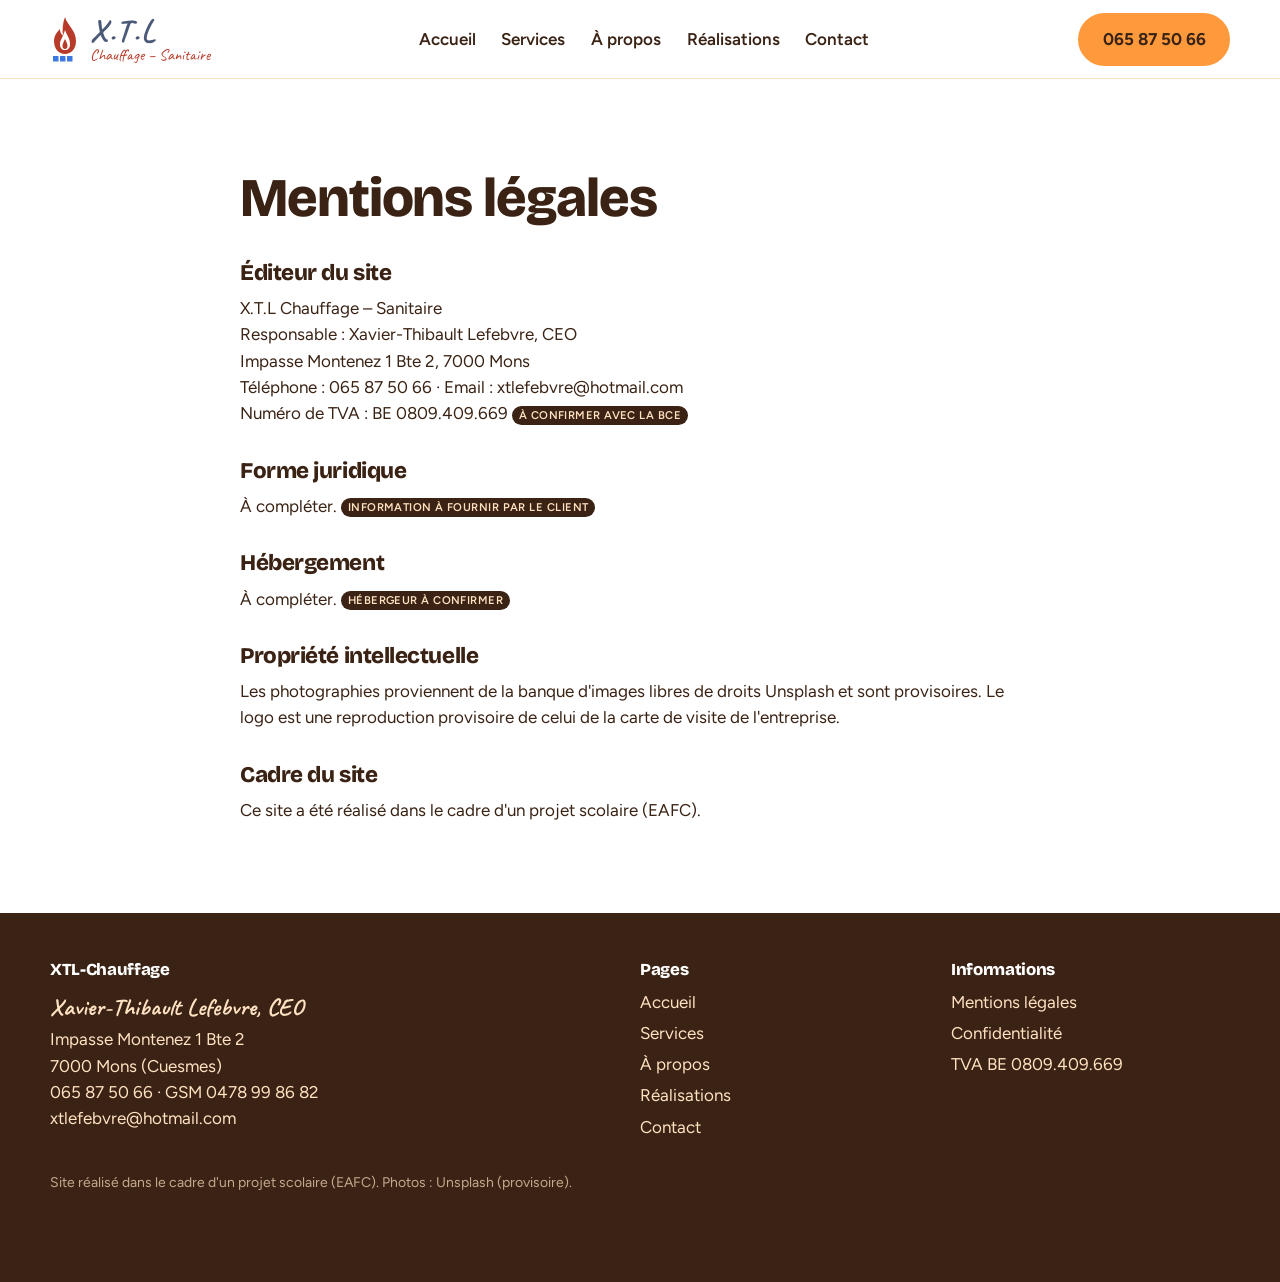
<file: mentions-legales.html>
<!DOCTYPE html>
<html lang="fr-BE">
    <head>
        <meta charset="utf-8">
        <meta name="viewport" content="width=device-width, initial-scale=1">
        <title>Mentions légales | XTL-Chauffage</title>
        <meta name="description" content="Mentions légales du site de XTL-Chauffage, entreprise de chauffage et de sanitaire à Mons.">
        <meta name="theme-color" content="#B83A28">
        <link rel="icon" href="./medias/logo-xtl.svg" type="image/svg+xml">
        <meta property="og:type" content="website">
        <meta property="og:locale" content="fr_BE">
        <meta property="og:site_name" content="XTL-Chauffage">
        <meta property="og:title" content="Mentions légales | XTL-Chauffage">
        <meta property="og:description" content="Mentions légales du site de XTL-Chauffage, entreprise de chauffage et de sanitaire à Mons.">
        <link rel="preconnect" href="https://fonts.googleapis.com">
        <link rel="preconnect" href="https://fonts.gstatic.com" crossorigin>
        <link rel="stylesheet" href="https://fonts.googleapis.com/css2?family=Bricolage+Grotesque:opsz,wght@12..96,500;12..96,700;12..96,800&family=Figtree:wght@400;500;600&family=Caveat:wght@500;700&display=swap" media="print" onload="this.media='all'">
        <noscript><link rel="stylesheet" href="https://fonts.googleapis.com/css2?family=Bricolage+Grotesque:opsz,wght@12..96,500;12..96,700;12..96,800&family=Figtree:wght@400;500;600&family=Caveat:wght@500;700&display=swap"></noscript>
        <link rel="stylesheet" href="./css/style.css?v=2">
    </head>
    <body>
    <a class="lien-evitement" href="#contenu">Aller au contenu</a>
    <header>
        <div class="header-barre">
            <a class="header-logo" href="index.html">
                <img src="./medias/logo-xtl.svg" alt="" width="34" height="52">
                <span class="header-logo-texte">
                    <b>X.T.L</b>
                    <small>Chauffage – Sanitaire</small>
                </span>
            </a>
            <nav class="header-nav" aria-label="Navigation principale">
                <ul>
                    <li class="header-nav-item">
                        <a href="index.html">Accueil</a>
                        <ul class="header-sous-menu">
                            <li><a href="index.html#services">Nos services</a></li>
                            <li><a href="index.html#zone">Zone d'intervention</a></li>
                            <li><a href="index.html#avis">Avis clients</a></li>
                            <li><a href="index.html#devis">Demander un devis</a></li>
                        </ul>
                    </li>
                    <li class="header-nav-item">
                        <a href="services.html">Services</a>
                        <ul class="header-sous-menu">
                            <li><a href="services.html#installation-chauffage">Installation de chauffage</a></li>
                            <li><a href="services.html#depannage">Dépannage</a></li>
                            <li><a href="services.html#entretien">Entretien</a></li>
                            <li><a href="services.html#installation-sanitaire">Installation sanitaire</a></li>
                            <li><a href="services.html#pompe-a-chaleur">Pompe à chaleur</a></li>
                            <li><a href="services.html#regulation">Radiateurs et régulation</a></li>
                        </ul>
                    </li>
                    <li class="header-nav-item">
                        <a href="a-propos.html">À propos</a>
                        <ul class="header-sous-menu">
                            <li><a href="a-propos.html#presentation">Présentation</a></li>
                            <li><a href="a-propos.html#valeurs">Nos valeurs</a></li>
                        </ul>
                    </li>
                    <li class="header-nav-item">
                        <a href="realisations.html">Réalisations</a>
                        <ul class="header-sous-menu">
                            <li><a href="realisations.html#galerie">Galerie photos</a></li>
                        </ul>
                    </li>
                    <li class="header-nav-item">
                        <a href="contact.html">Contact</a>
                        <ul class="header-sous-menu">
                            <li><a href="contact.html#formulaire">Formulaire de devis</a></li>
                            <li><a href="contact.html#coordonnees">Nos coordonnées</a></li>
                        </ul>
                    </li>
                </ul>
            </nav>
            <a class="bouton header-bouton-appel" href="tel:+3265875066">065 87 50 66</a>
            <details class="header-burger">
                <summary class="bouton bouton-secondaire">Menu</summary>
                <ul class="header-menu-mobile">
                    <li class="header-nav-item">
                        <a href="index.html">Accueil</a>
                        <ul class="header-sous-menu">
                            <li><a href="index.html#services">Nos services</a></li>
                            <li><a href="index.html#zone">Zone d'intervention</a></li>
                            <li><a href="index.html#avis">Avis clients</a></li>
                            <li><a href="index.html#devis">Demander un devis</a></li>
                        </ul>
                    </li>
                    <li class="header-nav-item">
                        <a href="services.html">Services</a>
                        <ul class="header-sous-menu">
                            <li><a href="services.html#installation-chauffage">Installation de chauffage</a></li>
                            <li><a href="services.html#depannage">Dépannage</a></li>
                            <li><a href="services.html#entretien">Entretien</a></li>
                            <li><a href="services.html#installation-sanitaire">Installation sanitaire</a></li>
                            <li><a href="services.html#pompe-a-chaleur">Pompe à chaleur</a></li>
                            <li><a href="services.html#regulation">Radiateurs et régulation</a></li>
                        </ul>
                    </li>
                    <li class="header-nav-item">
                        <a href="a-propos.html">À propos</a>
                        <ul class="header-sous-menu">
                            <li><a href="a-propos.html#presentation">Présentation</a></li>
                            <li><a href="a-propos.html#valeurs">Nos valeurs</a></li>
                        </ul>
                    </li>
                    <li class="header-nav-item">
                        <a href="realisations.html">Réalisations</a>
                        <ul class="header-sous-menu">
                            <li><a href="realisations.html#galerie">Galerie photos</a></li>
                        </ul>
                    </li>
                    <li class="header-nav-item">
                        <a href="contact.html">Contact</a>
                        <ul class="header-sous-menu">
                            <li><a href="contact.html#formulaire">Formulaire de devis</a></li>
                            <li><a href="contact.html#coordonnees">Nos coordonnées</a></li>
                        </ul>
                    </li>
                </ul>
            </details>
        </div>
    </header>

    <main id="contenu" tabindex="-1" class="legal-main">
        <section class="legal-section-top">
            <h1>Mentions légales</h1>
            <section>
                <h2>Éditeur du site</h2>
                <p>
                    X.T.L Chauffage – Sanitaire<br>
                    Responsable : Xavier-Thibault Lefebvre, CEO<br>
                    Impasse Montenez 1 Bte 2, 7000 Mons<br>
                    Téléphone : 065 87 50 66 · Email : xtlefebvre@hotmail.com<br>
                    Numéro de TVA : BE 0809.409.669 <span class="placeholder-badge" data-placeholder>à confirmer avec la BCE</span>
                </p>
            </section>
            <section>
                <h2>Forme juridique</h2>
                <p>À compléter. <span class="placeholder-badge" data-placeholder>information à fournir par le client</span></p>
            </section>
            <section>
                <h2>Hébergement</h2>
                <p>À compléter. <span class="placeholder-badge" data-placeholder>hébergeur à confirmer</span></p>
            </section>
            <section>
                <h2>Propriété intellectuelle</h2>
                <p>Les photographies proviennent de la banque d'images libres de droits Unsplash et sont provisoires. Le logo est une reproduction provisoire de celui de la carte de visite de l'entreprise.</p>
            </section>
            <section>
                <h2>Cadre du site</h2>
                <p>Ce site a été réalisé dans le cadre d'un projet scolaire (EAFC).</p>
            </section>
        </section>
    </main>

    <footer>
        <div class="footer-colonne">
            <h2>XTL-Chauffage</h2>
            <p class="footer-signature">Xavier-Thibault Lefebvre, CEO</p>
            <address>
                Impasse Montenez 1 Bte 2<br>
                7000 Mons (Cuesmes)<br>
                065 87 50 66 · GSM 0478 99 86 82<br>
                xtlefebvre@hotmail.com
            </address>
        </div>
        <div class="footer-colonne">
            <h2>Pages</h2>
            <nav aria-label="Plan du site">
                <ul>
                    <li><a href="index.html">Accueil</a></li>
                    <li><a href="services.html">Services</a></li>
                    <li><a href="a-propos.html">À propos</a></li>
                    <li><a href="realisations.html">Réalisations</a></li>
                    <li><a href="contact.html">Contact</a></li>
                </ul>
            </nav>
        </div>
        <div class="footer-colonne">
            <h2>Informations</h2>
            <ul>
                <li><a href="mentions-legales.html">Mentions légales</a></li>
                <li><a href="confidentialite.html">Confidentialité</a></li>
                <li>TVA BE 0809.409.669</li>
            </ul>
        </div>
        <p class="footer-copyright">Site réalisé dans le cadre d'un projet scolaire (EAFC). Photos : Unsplash (provisoire).</p>
    </footer>

    <div class="appel-mobile">
        <a class="bouton" href="tel:+3265875066">Appeler</a>
        <a class="bouton bouton-secondaire" href="contact.html">Devis</a>
    </div>

    <script src="./js/menu.js?v=2" defer></script>
    </body>
</html>
</file>
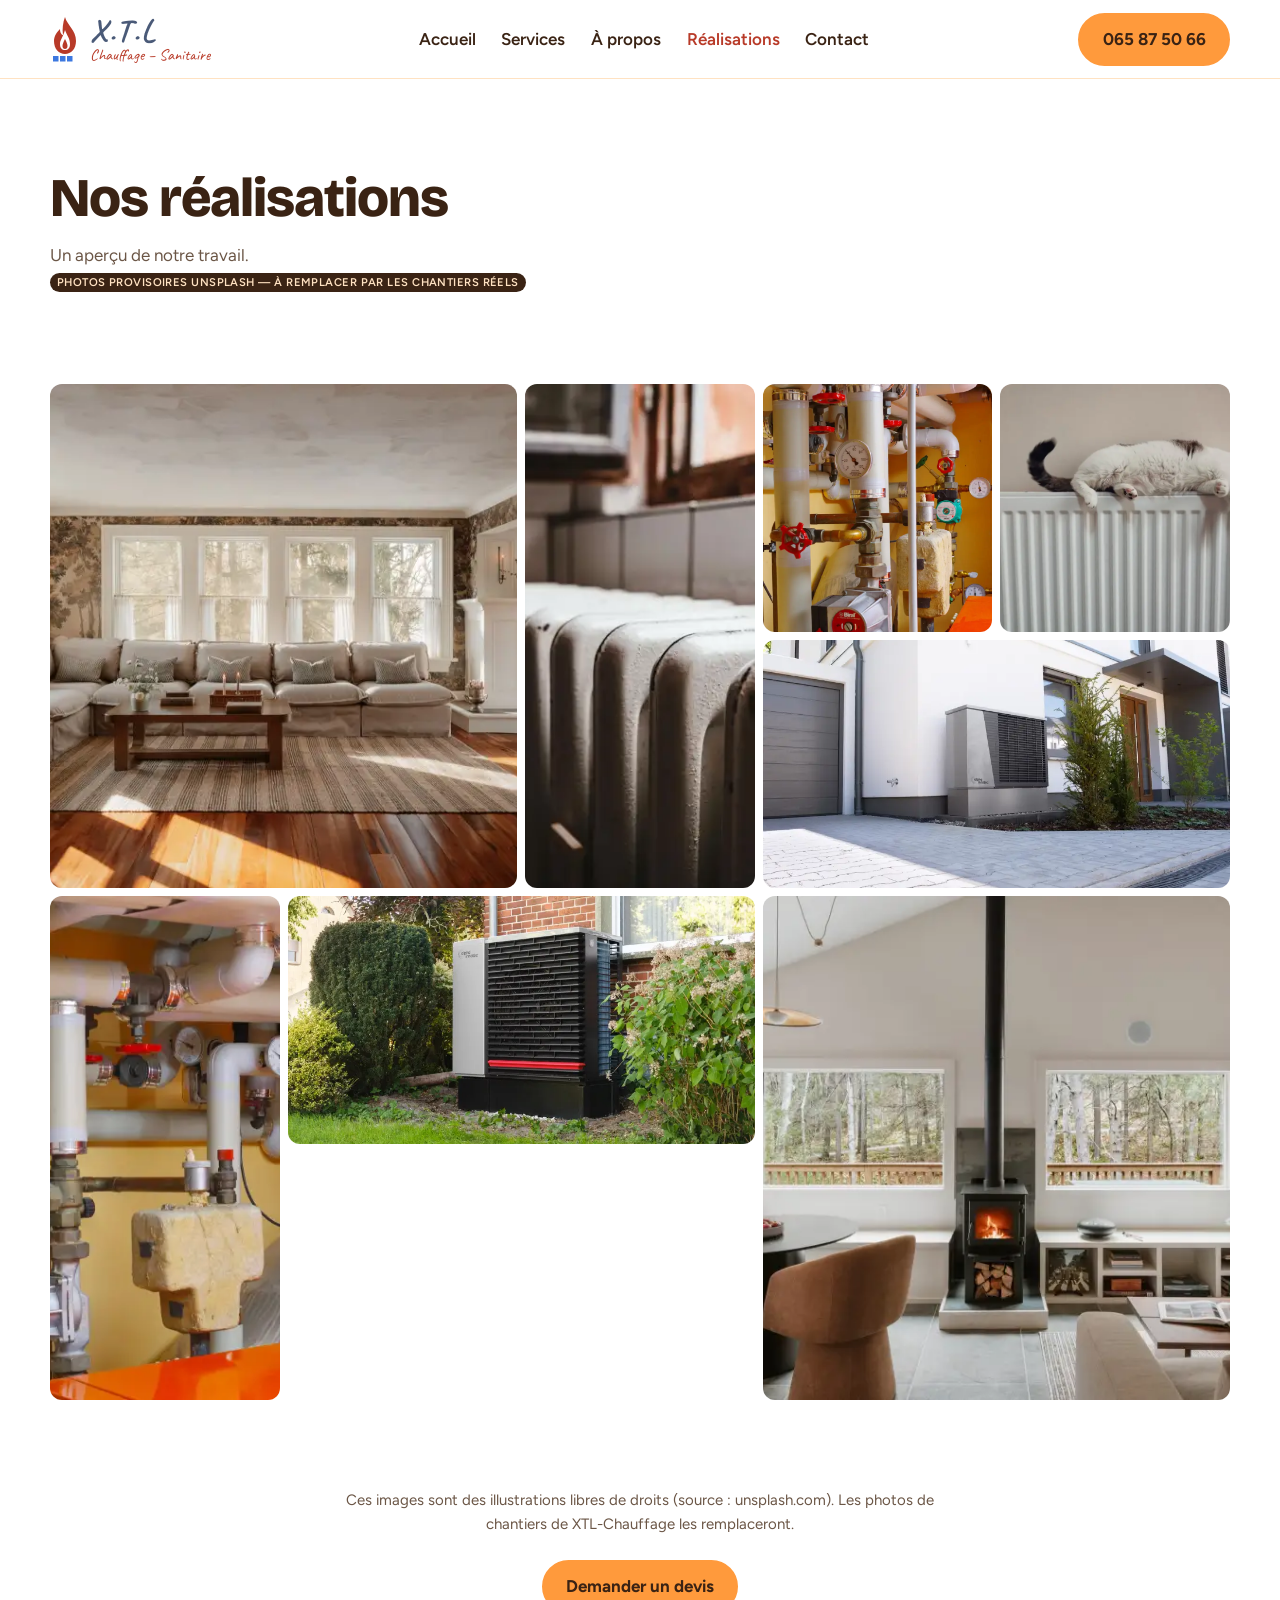
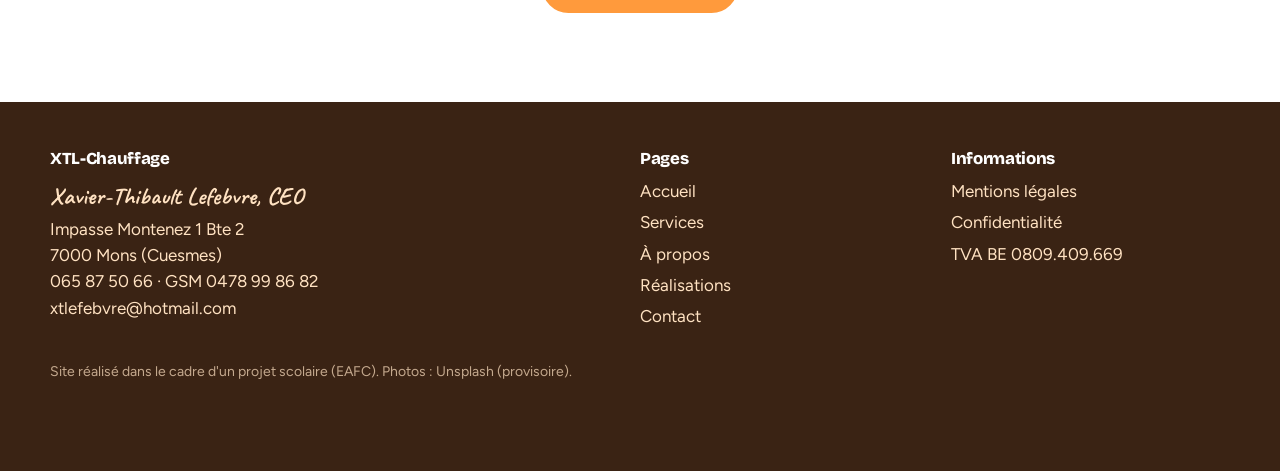
<file: realisations.html>
<!DOCTYPE html>
<html lang="fr-BE">
    <head>
        <meta charset="utf-8">
        <meta name="viewport" content="width=device-width, initial-scale=1">
        <title>Réalisations | XTL-Chauffage</title>
        <meta name="description" content="Portfolio des réalisations de XTL-Chauffage : chauffage, pompes à chaleur et sanitaire dans le Hainaut.">
        <meta name="theme-color" content="#B83A28">
        <link rel="icon" href="./medias/logo-xtl.svg" type="image/svg+xml">
        <meta property="og:type" content="website">
        <meta property="og:locale" content="fr_BE">
        <meta property="og:site_name" content="XTL-Chauffage">
        <meta property="og:title" content="Réalisations | XTL-Chauffage">
        <meta property="og:description" content="Portfolio des réalisations de XTL-Chauffage : chauffage, pompes à chaleur et sanitaire dans le Hainaut.">
        <link rel="preconnect" href="https://fonts.googleapis.com">
        <link rel="preconnect" href="https://fonts.gstatic.com" crossorigin>
        <link rel="stylesheet" href="https://fonts.googleapis.com/css2?family=Bricolage+Grotesque:opsz,wght@12..96,500;12..96,700;12..96,800&family=Figtree:wght@400;500;600&family=Caveat:wght@500;700&display=swap" media="print" onload="this.media='all'">
        <noscript><link rel="stylesheet" href="https://fonts.googleapis.com/css2?family=Bricolage+Grotesque:opsz,wght@12..96,500;12..96,700;12..96,800&family=Figtree:wght@400;500;600&family=Caveat:wght@500;700&display=swap"></noscript>
        <link rel="stylesheet" href="./css/style.css?v=2">
    </head>
    <body>
    <a class="lien-evitement" href="#contenu">Aller au contenu</a>
    <header>
        <div class="header-barre">
            <a class="header-logo" href="index.html">
                <img src="./medias/logo-xtl.svg" alt="" width="34" height="52">
                <span class="header-logo-texte">
                    <b>X.T.L</b>
                    <small>Chauffage – Sanitaire</small>
                </span>
            </a>
            <nav class="header-nav" aria-label="Navigation principale">
                <ul>
                    <li class="header-nav-item">
                        <a href="index.html">Accueil</a>
                        <ul class="header-sous-menu">
                            <li><a href="index.html#services">Nos services</a></li>
                            <li><a href="index.html#zone">Zone d'intervention</a></li>
                            <li><a href="index.html#avis">Avis clients</a></li>
                            <li><a href="index.html#devis">Demander un devis</a></li>
                        </ul>
                    </li>
                    <li class="header-nav-item">
                        <a href="services.html">Services</a>
                        <ul class="header-sous-menu">
                            <li><a href="services.html#installation-chauffage">Installation de chauffage</a></li>
                            <li><a href="services.html#depannage">Dépannage</a></li>
                            <li><a href="services.html#entretien">Entretien</a></li>
                            <li><a href="services.html#installation-sanitaire">Installation sanitaire</a></li>
                            <li><a href="services.html#pompe-a-chaleur">Pompe à chaleur</a></li>
                            <li><a href="services.html#regulation">Radiateurs et régulation</a></li>
                        </ul>
                    </li>
                    <li class="header-nav-item">
                        <a href="a-propos.html">À propos</a>
                        <ul class="header-sous-menu">
                            <li><a href="a-propos.html#presentation">Présentation</a></li>
                            <li><a href="a-propos.html#valeurs">Nos valeurs</a></li>
                        </ul>
                    </li>
                    <li class="header-nav-item">
                        <a href="realisations.html" aria-current="page">Réalisations</a>
                        <ul class="header-sous-menu">
                            <li><a href="realisations.html#galerie">Galerie photos</a></li>
                        </ul>
                    </li>
                    <li class="header-nav-item">
                        <a href="contact.html">Contact</a>
                        <ul class="header-sous-menu">
                            <li><a href="contact.html#formulaire">Formulaire de devis</a></li>
                            <li><a href="contact.html#coordonnees">Nos coordonnées</a></li>
                        </ul>
                    </li>
                </ul>
            </nav>
            <a class="bouton header-bouton-appel" href="tel:+3265875066">065 87 50 66</a>
            <details class="header-burger">
                <summary class="bouton bouton-secondaire">Menu</summary>
                <ul class="header-menu-mobile">
                    <li class="header-nav-item">
                        <a href="index.html">Accueil</a>
                        <ul class="header-sous-menu">
                            <li><a href="index.html#services">Nos services</a></li>
                            <li><a href="index.html#zone">Zone d'intervention</a></li>
                            <li><a href="index.html#avis">Avis clients</a></li>
                            <li><a href="index.html#devis">Demander un devis</a></li>
                        </ul>
                    </li>
                    <li class="header-nav-item">
                        <a href="services.html">Services</a>
                        <ul class="header-sous-menu">
                            <li><a href="services.html#installation-chauffage">Installation de chauffage</a></li>
                            <li><a href="services.html#depannage">Dépannage</a></li>
                            <li><a href="services.html#entretien">Entretien</a></li>
                            <li><a href="services.html#installation-sanitaire">Installation sanitaire</a></li>
                            <li><a href="services.html#pompe-a-chaleur">Pompe à chaleur</a></li>
                            <li><a href="services.html#regulation">Radiateurs et régulation</a></li>
                        </ul>
                    </li>
                    <li class="header-nav-item">
                        <a href="a-propos.html">À propos</a>
                        <ul class="header-sous-menu">
                            <li><a href="a-propos.html#presentation">Présentation</a></li>
                            <li><a href="a-propos.html#valeurs">Nos valeurs</a></li>
                        </ul>
                    </li>
                    <li class="header-nav-item">
                        <a href="realisations.html" aria-current="page">Réalisations</a>
                        <ul class="header-sous-menu">
                            <li><a href="realisations.html#galerie">Galerie photos</a></li>
                        </ul>
                    </li>
                    <li class="header-nav-item">
                        <a href="contact.html">Contact</a>
                        <ul class="header-sous-menu">
                            <li><a href="contact.html#formulaire">Formulaire de devis</a></li>
                            <li><a href="contact.html#coordonnees">Nos coordonnées</a></li>
                        </ul>
                    </li>
                </ul>
            </details>
        </div>
    </header>

    <main id="contenu" tabindex="-1" class="realisations-main">
        <section class="realisations-section-top" aria-labelledby="realisations-titre">
            <header class="titre-section">
                <h1 id="realisations-titre">Nos réalisations</h1>
                <p>Un aperçu de notre travail. <span class="placeholder-badge" data-placeholder>photos provisoires Unsplash — à remplacer par les chantiers réels</span></p>
            </header>
        </section>

        <section class="realisations-section-middle" id="galerie" aria-label="Galerie photos">
            <div class="realisations-image-container">
                <figure class="realisations-img-big">
                    <a class="realisations-lien" href="./medias/salon-cheminee.webp">
                        <img src="./medias/salon-cheminee.webp" srcset="./medias/salon-cheminee-480.webp 480w, ./medias/salon-cheminee-800.webp 800w, ./medias/salon-cheminee.webp 1200w" sizes="(min-width: 900px) 600px, 100vw" width="1200" height="800" alt="Salon chaleureux avec cheminée" loading="lazy">
                    </a>
                </figure>
                <figure class="realisations-img-vertical">
                    <a class="realisations-lien" href="./medias/radiateur-fenetre.webp">
                        <img src="./medias/radiateur-fenetre.webp" srcset="./medias/radiateur-fenetre-480.webp 480w, ./medias/radiateur-fenetre-800.webp 800w, ./medias/radiateur-fenetre.webp 1200w" sizes="(min-width: 900px) 600px, 100vw" width="1200" height="801" alt="Radiateur blanc près d'une fenêtre" loading="lazy">
                    </a>
                </figure>
                <figure>
                    <a class="realisations-lien" href="./medias/tuyaux-orange.webp">
                        <img src="./medias/tuyaux-orange.webp" srcset="./medias/tuyaux-orange-480.webp 480w, ./medias/tuyaux-orange-800.webp 800w, ./medias/tuyaux-orange.webp 900w" sizes="(min-width: 900px) 600px, 100vw" width="900" height="1355" alt="Tuyaux et vannes sur une table orange" loading="lazy">
                    </a>
                </figure>
                <figure class="realisations-img-horizontal">
                    <a class="realisations-lien" href="./medias/maison-pac.webp">
                        <img src="./medias/maison-pac.webp" srcset="./medias/maison-pac-480.webp 480w, ./medias/maison-pac-800.webp 800w, ./medias/maison-pac.webp 1200w" sizes="(min-width: 900px) 600px, 100vw" width="1200" height="800" alt="Maison avec pompe à chaleur" loading="lazy">
                    </a>
                </figure>
                <figure class="realisations-img-vertical">
                    <a class="realisations-lien" href="./medias/chaufferie.webp">
                        <img src="./medias/chaufferie.webp" srcset="./medias/chaufferie-480.webp 480w, ./medias/chaufferie-800.webp 800w, ./medias/chaufferie.webp 1200w" sizes="(min-width: 900px) 600px, 100vw" width="1200" height="798" alt="Chaufferie, tuyaux et manomètres" loading="lazy">
                    </a>
                </figure>
                <figure>
                    <a class="realisations-lien" href="./medias/chat-radiateur.webp">
                        <img src="./medias/chat-radiateur.webp" srcset="./medias/chat-radiateur-480.webp 480w, ./medias/chat-radiateur-800.webp 800w, ./medias/chat-radiateur.webp 1200w" sizes="(min-width: 900px) 600px, 100vw" width="1200" height="900" alt="Chat sur un radiateur" loading="lazy">
                    </a>
                </figure>
                <figure class="realisations-img-horizontal">
                    <a class="realisations-lien" href="./medias/pac-brique.webp">
                        <img src="./medias/pac-brique.webp" srcset="./medias/pac-brique-480.webp 480w, ./medias/pac-brique-800.webp 800w, ./medias/pac-brique.webp 1200w" sizes="(min-width: 900px) 600px, 100vw" width="1200" height="800" alt="Pompe à chaleur contre un mur de briques" loading="lazy">
                    </a>
                </figure>
                <figure class="realisations-img-big">
                    <a class="realisations-lien" href="./medias/salon-fenetres.webp">
                        <img src="./medias/salon-fenetres.webp" srcset="./medias/salon-fenetres-480.webp 480w, ./medias/salon-fenetres-800.webp 800w, ./medias/salon-fenetres.webp 1200w" sizes="(min-width: 900px) 600px, 100vw" width="1200" height="800" alt="Salon aux grandes fenêtres" loading="lazy">
                    </a>
                </figure>
            </div>
        </section>

        <div class="realisations-section-bottom">
            <p class="realisations-paragraph">Ces images sont des illustrations libres de droits (source : unsplash.com). Les photos de chantiers de XTL-Chauffage les remplaceront.</p>
            <p><a class="bouton" href="contact.html">Demander un devis</a></p>
        </div>
    </main>

    <footer>
        <div class="footer-colonne">
            <h2>XTL-Chauffage</h2>
            <p class="footer-signature">Xavier-Thibault Lefebvre, CEO</p>
            <address>
                Impasse Montenez 1 Bte 2<br>
                7000 Mons (Cuesmes)<br>
                065 87 50 66 · GSM 0478 99 86 82<br>
                xtlefebvre@hotmail.com
            </address>
        </div>
        <div class="footer-colonne">
            <h2>Pages</h2>
            <nav aria-label="Plan du site">
                <ul>
                    <li><a href="index.html">Accueil</a></li>
                    <li><a href="services.html">Services</a></li>
                    <li><a href="a-propos.html">À propos</a></li>
                    <li><a href="realisations.html" aria-current="page">Réalisations</a></li>
                    <li><a href="contact.html">Contact</a></li>
                </ul>
            </nav>
        </div>
        <div class="footer-colonne">
            <h2>Informations</h2>
            <ul>
                <li><a href="mentions-legales.html">Mentions légales</a></li>
                <li><a href="confidentialite.html">Confidentialité</a></li>
                <li>TVA BE 0809.409.669</li>
            </ul>
        </div>
        <p class="footer-copyright">Site réalisé dans le cadre d'un projet scolaire (EAFC). Photos : Unsplash (provisoire).</p>
    </footer>

    <div class="appel-mobile">
        <a class="bouton" href="tel:+3265875066">Appeler</a>
        <a class="bouton bouton-secondaire" href="contact.html">Devis</a>
    </div>

    <script src="./js/visionneuse.js?v=2" defer></script>
    <script src="./js/menu.js?v=2" defer></script>
    </body>
</html>
</file>
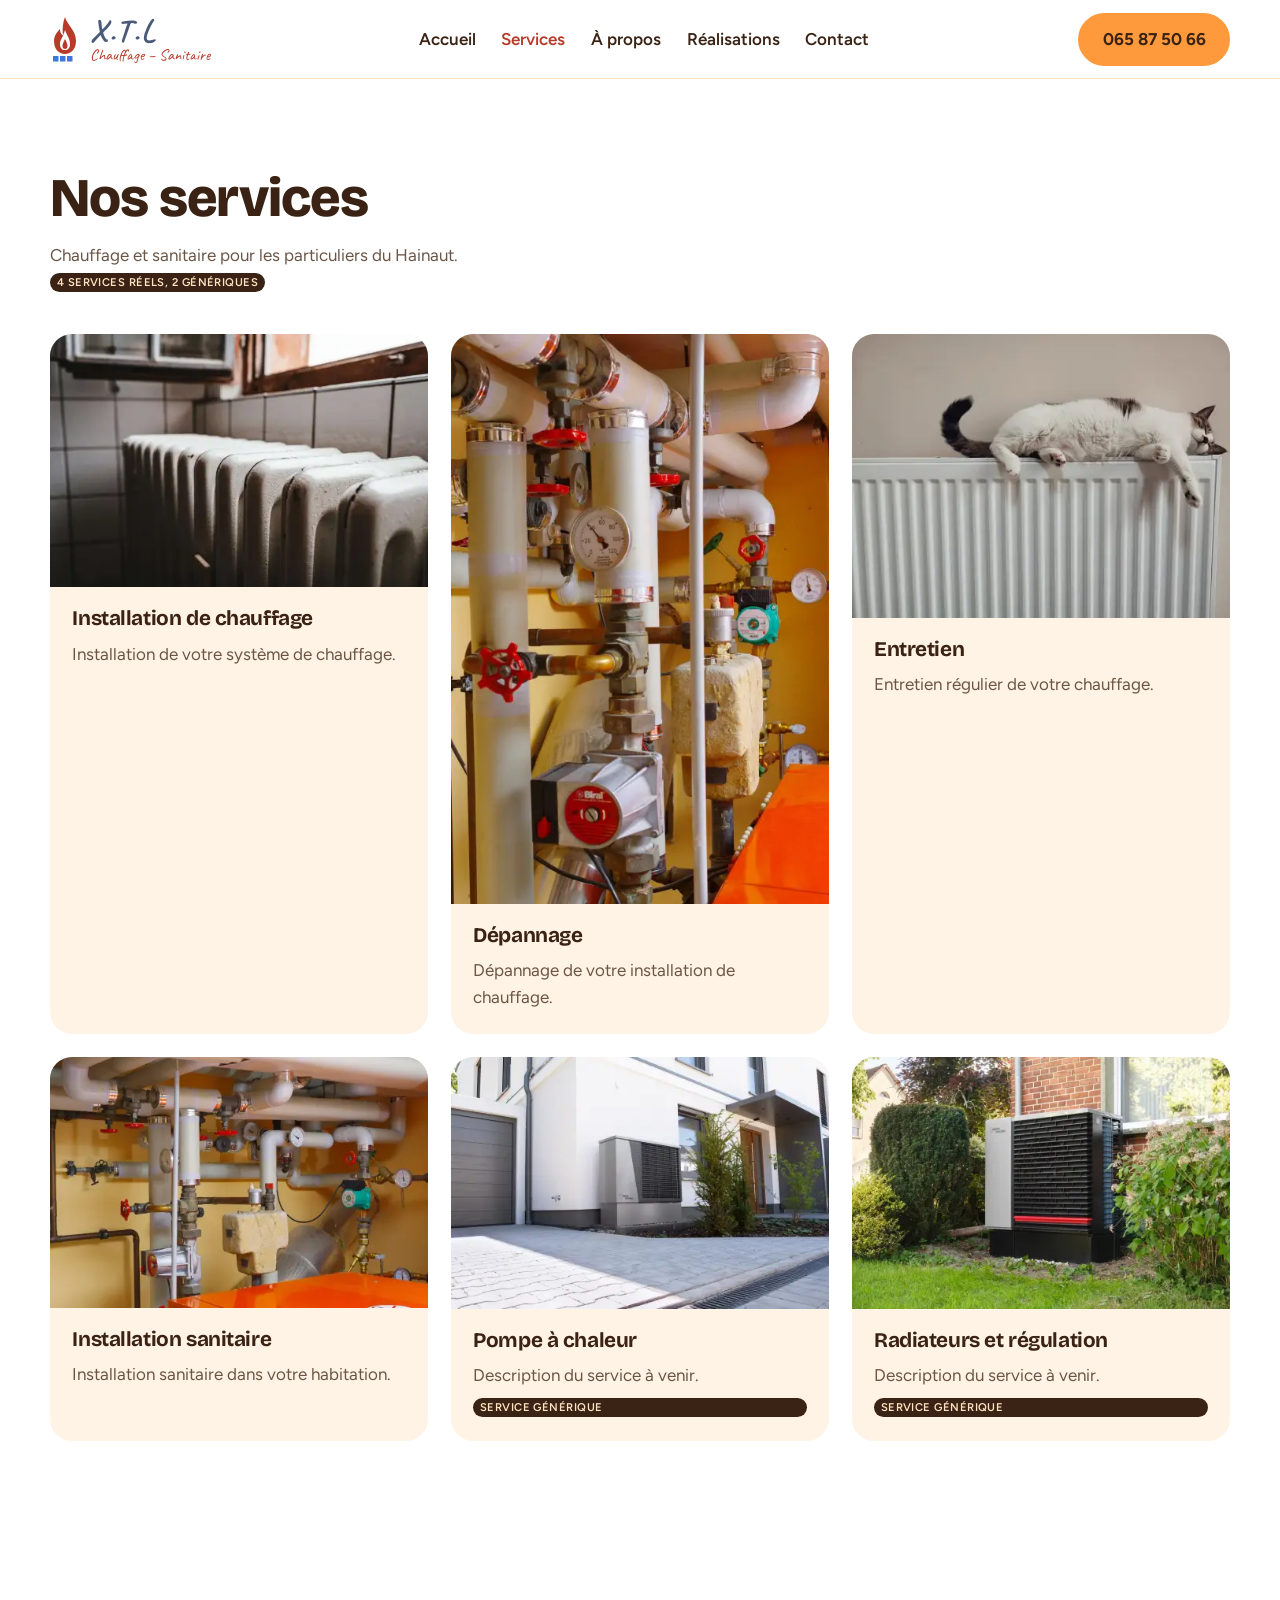
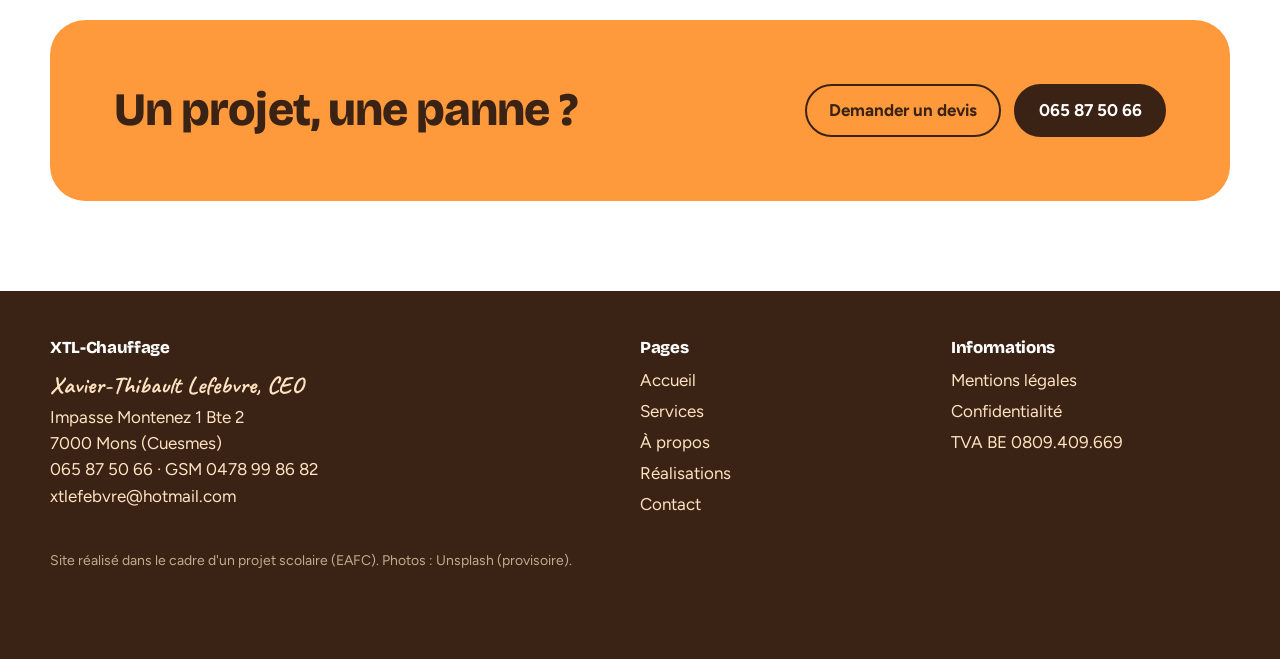
<file: services.html>
<!DOCTYPE html>
<html lang="fr-BE">
    <head>
        <meta charset="utf-8">
        <meta name="viewport" content="width=device-width, initial-scale=1">
        <title>Nos services | XTL-Chauffage</title>
        <meta name="description" content="Installation, dépannage et entretien de chauffage, installation sanitaire : les services de XTL-Chauffage à Mons.">
        <meta name="theme-color" content="#B83A28">
        <link rel="icon" href="./medias/logo-xtl.svg" type="image/svg+xml">
        <meta property="og:type" content="website">
        <meta property="og:locale" content="fr_BE">
        <meta property="og:site_name" content="XTL-Chauffage">
        <meta property="og:title" content="Nos services | XTL-Chauffage">
        <meta property="og:description" content="Installation, dépannage et entretien de chauffage, installation sanitaire : les services de XTL-Chauffage à Mons.">
        <link rel="preconnect" href="https://fonts.googleapis.com">
        <link rel="preconnect" href="https://fonts.gstatic.com" crossorigin>
        <link rel="stylesheet" href="https://fonts.googleapis.com/css2?family=Bricolage+Grotesque:opsz,wght@12..96,500;12..96,700;12..96,800&family=Figtree:wght@400;500;600&family=Caveat:wght@500;700&display=swap" media="print" onload="this.media='all'">
        <noscript><link rel="stylesheet" href="https://fonts.googleapis.com/css2?family=Bricolage+Grotesque:opsz,wght@12..96,500;12..96,700;12..96,800&family=Figtree:wght@400;500;600&family=Caveat:wght@500;700&display=swap"></noscript>
        <link rel="stylesheet" href="./css/style.css?v=2">
    </head>
    <body>
    <a class="lien-evitement" href="#contenu">Aller au contenu</a>
    <header>
        <div class="header-barre">
            <a class="header-logo" href="index.html">
                <img src="./medias/logo-xtl.svg" alt="" width="34" height="52">
                <span class="header-logo-texte">
                    <b>X.T.L</b>
                    <small>Chauffage – Sanitaire</small>
                </span>
            </a>
            <nav class="header-nav" aria-label="Navigation principale">
                <ul>
                    <li class="header-nav-item">
                        <a href="index.html">Accueil</a>
                        <ul class="header-sous-menu">
                            <li><a href="index.html#services">Nos services</a></li>
                            <li><a href="index.html#zone">Zone d'intervention</a></li>
                            <li><a href="index.html#avis">Avis clients</a></li>
                            <li><a href="index.html#devis">Demander un devis</a></li>
                        </ul>
                    </li>
                    <li class="header-nav-item">
                        <a href="services.html" aria-current="page">Services</a>
                        <ul class="header-sous-menu">
                            <li><a href="services.html#installation-chauffage">Installation de chauffage</a></li>
                            <li><a href="services.html#depannage">Dépannage</a></li>
                            <li><a href="services.html#entretien">Entretien</a></li>
                            <li><a href="services.html#installation-sanitaire">Installation sanitaire</a></li>
                            <li><a href="services.html#pompe-a-chaleur">Pompe à chaleur</a></li>
                            <li><a href="services.html#regulation">Radiateurs et régulation</a></li>
                        </ul>
                    </li>
                    <li class="header-nav-item">
                        <a href="a-propos.html">À propos</a>
                        <ul class="header-sous-menu">
                            <li><a href="a-propos.html#presentation">Présentation</a></li>
                            <li><a href="a-propos.html#valeurs">Nos valeurs</a></li>
                        </ul>
                    </li>
                    <li class="header-nav-item">
                        <a href="realisations.html">Réalisations</a>
                        <ul class="header-sous-menu">
                            <li><a href="realisations.html#galerie">Galerie photos</a></li>
                        </ul>
                    </li>
                    <li class="header-nav-item">
                        <a href="contact.html">Contact</a>
                        <ul class="header-sous-menu">
                            <li><a href="contact.html#formulaire">Formulaire de devis</a></li>
                            <li><a href="contact.html#coordonnees">Nos coordonnées</a></li>
                        </ul>
                    </li>
                </ul>
            </nav>
            <a class="bouton header-bouton-appel" href="tel:+3265875066">065 87 50 66</a>
            <details class="header-burger">
                <summary class="bouton bouton-secondaire">Menu</summary>
                <ul class="header-menu-mobile">
                    <li class="header-nav-item">
                        <a href="index.html">Accueil</a>
                        <ul class="header-sous-menu">
                            <li><a href="index.html#services">Nos services</a></li>
                            <li><a href="index.html#zone">Zone d'intervention</a></li>
                            <li><a href="index.html#avis">Avis clients</a></li>
                            <li><a href="index.html#devis">Demander un devis</a></li>
                        </ul>
                    </li>
                    <li class="header-nav-item">
                        <a href="services.html" aria-current="page">Services</a>
                        <ul class="header-sous-menu">
                            <li><a href="services.html#installation-chauffage">Installation de chauffage</a></li>
                            <li><a href="services.html#depannage">Dépannage</a></li>
                            <li><a href="services.html#entretien">Entretien</a></li>
                            <li><a href="services.html#installation-sanitaire">Installation sanitaire</a></li>
                            <li><a href="services.html#pompe-a-chaleur">Pompe à chaleur</a></li>
                            <li><a href="services.html#regulation">Radiateurs et régulation</a></li>
                        </ul>
                    </li>
                    <li class="header-nav-item">
                        <a href="a-propos.html">À propos</a>
                        <ul class="header-sous-menu">
                            <li><a href="a-propos.html#presentation">Présentation</a></li>
                            <li><a href="a-propos.html#valeurs">Nos valeurs</a></li>
                        </ul>
                    </li>
                    <li class="header-nav-item">
                        <a href="realisations.html">Réalisations</a>
                        <ul class="header-sous-menu">
                            <li><a href="realisations.html#galerie">Galerie photos</a></li>
                        </ul>
                    </li>
                    <li class="header-nav-item">
                        <a href="contact.html">Contact</a>
                        <ul class="header-sous-menu">
                            <li><a href="contact.html#formulaire">Formulaire de devis</a></li>
                            <li><a href="contact.html#coordonnees">Nos coordonnées</a></li>
                        </ul>
                    </li>
                </ul>
            </details>
        </div>
    </header>

    <main id="contenu" tabindex="-1" class="services-main">
        <section class="services-section-top">
            <div class="titre-section">
                <h1>Nos services</h1>
                <p>Chauffage et sanitaire pour les particuliers du Hainaut. <span class="placeholder-badge" data-placeholder>4 services réels, 2 génériques</span></p>
            </div>
            <ul class="grille-services">
                <li>
                    <article class="carte-service" id="installation-chauffage">
                        <figure class="carte-service-vignette">
                            <img src="./medias/radiateur-fenetre.webp" srcset="./medias/radiateur-fenetre-480.webp 480w, ./medias/radiateur-fenetre-800.webp 800w, ./medias/radiateur-fenetre.webp 1200w" sizes="(min-width: 900px) 400px, 100vw" width="1200" height="801" alt="Radiateur blanc devant une fenêtre" loading="lazy">
                        </figure>
                        <div class="carte-service-corps">
                            <h2>Installation de chauffage</h2>
                            <p>Installation de votre système de chauffage.</p>
                        </div>
                    </article>
                </li>
                <li>
                    <article class="carte-service" id="depannage">
                        <figure class="carte-service-vignette">
                            <img src="./medias/tuyaux-orange.webp" srcset="./medias/tuyaux-orange-480.webp 480w, ./medias/tuyaux-orange-800.webp 800w, ./medias/tuyaux-orange.webp 900w" sizes="(min-width: 900px) 400px, 100vw" width="900" height="1355" alt="Tuyaux et vannes de chauffage" loading="lazy">
                        </figure>
                        <div class="carte-service-corps">
                            <h2>Dépannage</h2>
                            <p>Dépannage de votre installation de chauffage.</p>
                        </div>
                    </article>
                </li>
                <li>
                    <article class="carte-service" id="entretien">
                        <figure class="carte-service-vignette">
                            <img src="./medias/chat-radiateur.webp" srcset="./medias/chat-radiateur-480.webp 480w, ./medias/chat-radiateur-800.webp 800w, ./medias/chat-radiateur.webp 1200w" sizes="(min-width: 900px) 400px, 100vw" width="1200" height="900" alt="Chat installé sur un radiateur" loading="lazy">
                        </figure>
                        <div class="carte-service-corps">
                            <h2>Entretien</h2>
                            <p>Entretien régulier de votre chauffage.</p>
                        </div>
                    </article>
                </li>
                <li>
                    <article class="carte-service" id="installation-sanitaire">
                        <figure class="carte-service-vignette">
                            <img src="./medias/chaufferie.webp" srcset="./medias/chaufferie-480.webp 480w, ./medias/chaufferie-800.webp 800w, ./medias/chaufferie.webp 1200w" sizes="(min-width: 900px) 400px, 100vw" width="1200" height="798" alt="Chaufferie avec tuyaux et manomètres" loading="lazy">
                        </figure>
                        <div class="carte-service-corps">
                            <h2>Installation sanitaire</h2>
                            <p>Installation sanitaire dans votre habitation.</p>
                        </div>
                    </article>
                </li>
                <li>
                    <article class="carte-service" id="pompe-a-chaleur">
                        <figure class="carte-service-vignette">
                            <img src="./medias/maison-pac.webp" srcset="./medias/maison-pac-480.webp 480w, ./medias/maison-pac-800.webp 800w, ./medias/maison-pac.webp 1200w" sizes="(min-width: 900px) 400px, 100vw" width="1200" height="800" alt="Maison équipée d'une pompe à chaleur" loading="lazy">
                        </figure>
                        <div class="carte-service-corps">
                            <h2>Pompe à chaleur</h2>
                            <p>Description du service à venir.</p>
                            <span class="placeholder-badge" data-placeholder>service générique</span>
                        </div>
                    </article>
                </li>
                <li>
                    <article class="carte-service" id="regulation">
                        <figure class="carte-service-vignette">
                            <img src="./medias/pac-brique.webp" srcset="./medias/pac-brique-480.webp 480w, ./medias/pac-brique-800.webp 800w, ./medias/pac-brique.webp 1200w" sizes="(min-width: 900px) 400px, 100vw" width="1200" height="800" alt="Pompe à chaleur contre un mur de briques" loading="lazy">
                        </figure>
                        <div class="carte-service-corps">
                            <h2>Radiateurs et régulation</h2>
                            <p>Description du service à venir.</p>
                            <span class="placeholder-badge" data-placeholder>service générique</span>
                        </div>
                    </article>
                </li>
            </ul>
        </section>

        <section class="services-section-bottom" aria-labelledby="services-devis-titre">
            <div class="index-devis-boite">
                <h2 id="services-devis-titre">Un projet, une panne ?</h2>
                <div class="index-actions">
                    <a class="bouton bouton-secondaire" href="contact.html">Demander un devis</a>
                    <a class="bouton bouton-sombre" href="tel:+3265875066">065 87 50 66</a>
                </div>
            </div>
        </section>
    </main>

    <footer>
        <div class="footer-colonne">
            <h2>XTL-Chauffage</h2>
            <p class="footer-signature">Xavier-Thibault Lefebvre, CEO</p>
            <address>
                Impasse Montenez 1 Bte 2<br>
                7000 Mons (Cuesmes)<br>
                065 87 50 66 · GSM 0478 99 86 82<br>
                xtlefebvre@hotmail.com
            </address>
        </div>
        <div class="footer-colonne">
            <h2>Pages</h2>
            <nav aria-label="Plan du site">
                <ul>
                    <li><a href="index.html">Accueil</a></li>
                    <li><a href="services.html" aria-current="page">Services</a></li>
                    <li><a href="a-propos.html">À propos</a></li>
                    <li><a href="realisations.html">Réalisations</a></li>
                    <li><a href="contact.html">Contact</a></li>
                </ul>
            </nav>
        </div>
        <div class="footer-colonne">
            <h2>Informations</h2>
            <ul>
                <li><a href="mentions-legales.html">Mentions légales</a></li>
                <li><a href="confidentialite.html">Confidentialité</a></li>
                <li>TVA BE 0809.409.669</li>
            </ul>
        </div>
        <p class="footer-copyright">Site réalisé dans le cadre d'un projet scolaire (EAFC). Photos : Unsplash (provisoire).</p>
    </footer>

    <div class="appel-mobile">
        <a class="bouton" href="tel:+3265875066">Appeler</a>
        <a class="bouton bouton-secondaire" href="contact.html">Devis</a>
    </div>

    <script src="./js/menu.js?v=2" defer></script>
    </body>
</html>
</file>
<file: css/style.css>
/* ==========================================================
   XTL-Chauffage : feuille de style unique du site
   Ordre : Variables, Base, Header, Composants, Pages, Footer,
   Responsive (tout en bas)
   ========================================================== */

/* Variables,... */

:root {
    --flamme: #B83A28;
    --bleu: #3C78E0;
    --ardoise: #4A5A78;
    --orange: #FF9A3C;
    --orange-fonce: #E8741A;
    --peche: #FFE2C2;
    --creme: #FFF3E6;
    --encre: #3A2314;
    --encre-douce: #6B5646;
    --blanc: #fff;
    --rayon: 22px;
    --marge: clamp(16px, 4vw, 40px);
    --police-titre: 'Bricolage Grotesque', system-ui, sans-serif;
    --police-texte: 'Figtree', system-ui, sans-serif;
    --police-manuscrite: 'Caveat', cursive;
}

/* Base,... */

*, *::before, *::after {
    box-sizing: border-box;
}

html {
    scroll-behavior: smooth;
    scroll-padding-top: 6rem;
}

body {
    margin: 0;
    font-family: var(--police-texte);
    font-size: 1.0625rem;
    line-height: 1.55;
    color: var(--encre);
    background-color: var(--blanc);
}

img {
    max-width: 100%;
    height: auto;
    display: block;
}

a {
    color: inherit;
}

:focus-visible {
    outline: 3px solid var(--encre);
    outline-offset: 3px;
}

h1, h2, h3 {
    margin: 0;
    font-family: var(--police-titre);
    line-height: 1.1;
    letter-spacing: -0.02em;
}

h1 {
    font-size: clamp(2rem, 5vw, 3.4rem);
    font-weight: 800;
}

h2 {
    font-size: clamp(1.9rem, 4vw, 2.9rem);
    font-weight: 800;
}

p {
    margin: 0;
}

figure {
    margin: 0;
}

fieldset {
    margin: 0;
    padding: 0;
    border: 0;
}

dl,
ul {
    margin: 0;
    padding: 0;
    list-style: none;
}

/* Le contenu de chaque section est centré et limité en largeur */
main > section,
main > aside,
main > .realisations-section-bottom {
    width: min(1180px, 100% - 2 * var(--marge));
    margin-inline: auto;
    padding-block: clamp(3rem, 7vw, 6rem);
}

/* Header,... */

body > header {
    position: sticky;
    top: 0;
    z-index: 10;
    background-color: rgba(255, 255, 255, 0.92);
    backdrop-filter: blur(8px);
    border-bottom: 1px solid var(--peche);
}

.header-barre {
    width: min(1180px, 100% - 2 * var(--marge));
    margin-inline: auto;
    display: flex;
    align-items: center;
    justify-content: space-between;
    gap: 1rem;
    padding-block: 0.8rem;
}

.header-logo {
    display: flex;
    align-items: center;
    gap: 0.6rem;
    text-decoration: none;
}

.header-logo img {
    height: 46px;
    width: auto;
}

.header-logo-texte {
    display: grid;
    line-height: 1;
}

.header-logo-texte b {
    font-family: var(--police-manuscrite);
    font-size: 2rem;
    letter-spacing: 0.06em;
    color: var(--ardoise);
}

.header-logo-texte small {
    font-family: var(--police-manuscrite);
    font-size: 1rem;
    color: var(--flamme);
}

.header-nav ul {
    display: flex;
    gap: 1.6rem;
}

.header-nav a,
.header-menu-mobile a {
    text-decoration: none;
    font-weight: 600;
}

.header-nav a:hover,
.header-nav a[aria-current="page"] {
    color: var(--flamme);
}

.header-burger {
    display: none;
    position: relative;
}

.header-burger summary {
    list-style: none;
    cursor: pointer;
}

.header-menu-mobile {
    position: absolute;
    right: 0;
    top: 110%;
    display: grid;
    gap: 0.6rem;
    min-width: 12rem;
    padding: 1rem 1.4rem;
    background-color: var(--blanc);
    border: 1px solid var(--peche);
    border-radius: var(--rayon);
    box-shadow: 0 20px 40px -20px rgba(58, 35, 20, 0.4);
    /* Le menu ne dépasse jamais l'écran : il défile à l'intérieur (en-tête et barre du bas déduits) */
    max-height: calc(100vh - 11rem);
    max-height: calc(100dvh - 11rem);
    overflow-y: auto;
    overscroll-behavior: contain;
}

/* Zones de toucher confortables (44 px minimum) dans le menu mobile */
.header-menu-mobile a {
    display: block;
    padding: 0.6rem 0;
}

/* Menu déroulant : le sous-menu apparaît au survol ou au clavier (focus) */

.header-nav-item {
    position: relative;
}

.header-nav .header-sous-menu {
    position: absolute;
    left: -1rem;
    top: 100%;
    z-index: 15;
    display: none;
    gap: 0.2rem;
    min-width: 15rem;
    padding: 0.8rem 1rem;
    background-color: var(--blanc);
    border: 1px solid var(--peche);
    border-radius: var(--rayon);
    box-shadow: 0 20px 40px -20px rgba(58, 35, 20, 0.4);
}

.header-nav .header-nav-item:hover .header-sous-menu,
.header-nav .header-nav-item:focus-within .header-sous-menu {
    display: grid;
}

.header-sous-menu a {
    display: block;
    padding: 0.3rem 0.2rem;
    font-weight: 500;
}

.header-sous-menu a:hover {
    color: var(--flamme);
}

/* Dans le menu mobile, les sous-menus restent visibles, en retrait */
.header-menu-mobile .header-sous-menu {
    padding-left: 1rem;
    gap: 0;
}

/* Composants,... */

.bouton {
    display: inline-flex;
    align-items: center;
    gap: 0.5rem;
    min-height: 48px;
    padding: 0.7rem 1.4rem;
    border-radius: 99px;
    border: 2px solid var(--orange);
    background-color: var(--orange);
    color: var(--encre);
    font-weight: 700;
    text-decoration: none;
    cursor: pointer;
    transition: transform 0.15s, background-color 0.15s;
}

.bouton:hover {
    background-color: var(--orange-fonce);
    border-color: var(--orange-fonce);
    transform: translateY(-2px);
}

.bouton-secondaire {
    background-color: transparent;
    border-color: var(--encre);
}

.bouton-secondaire:hover {
    background-color: var(--encre);
    border-color: var(--encre);
    color: var(--blanc);
}

.bouton-sombre {
    background-color: var(--encre);
    border-color: var(--encre);
    color: var(--blanc);
}

/* Badge des contenus provisoires (à retirer quand le contenu réel arrive) */
.placeholder-badge {
    display: inline-block;
    padding: 0.35em 0.6em;
    border-radius: 99px;
    background-color: var(--encre);
    color: var(--peche);
    font-size: 0.7rem;
    font-weight: 600;
    line-height: 1;
    letter-spacing: 0.04em;
    text-transform: uppercase;
    vertical-align: middle;
}

.titre-section {
    max-width: 38rem;
    margin-bottom: 2.5rem;
}

.titre-section p {
    margin-top: 0.8rem;
    color: var(--encre-douce);
}

.texte-doux {
    margin-top: 1rem;
    color: var(--encre-douce);
}

.grille-services {
    display: grid;
    grid-template-columns: repeat(3, 1fr);
    gap: 1.4rem;
}

.grille-services > li {
    display: flex;
}

.carte-service {
    display: flex;
    width: 100%;
    flex-direction: column;
    overflow: hidden;
    border-radius: var(--rayon);
    background-color: var(--creme);
    transition: transform 0.2s;
}

.carte-service:hover {
    transform: translateY(-4px);
}

.carte-service-vignette {
    aspect-ratio: 16 / 10;
    background: linear-gradient(135deg, var(--peche), var(--orange));
}

.carte-service-vignette img {
    width: 100%;
    height: 100%;
    object-fit: cover;
}

.carte-service-corps {
    display: grid;
    gap: 0.6rem;
    padding: 1.3rem 1.4rem 1.5rem;
}

.carte-service-corps h2,
.carte-service-corps h3 {
    font-size: 1.3rem;
    font-weight: 700;
}

.carte-service-corps p {
    color: var(--encre-douce);
}

.liste-communes {
    display: flex;
    flex-wrap: wrap;
    gap: 0.6rem;
    margin-top: 1.4rem;
}

.liste-communes li {
    padding: 0.45rem 1rem;
    border-radius: 99px;
    background-color: var(--peche);
    font-weight: 600;
}

/* Boîte orange "Parlons de..." réutilisée en bas de plusieurs pages */
.index-devis-boite {
    display: flex;
    flex-wrap: wrap;
    align-items: center;
    justify-content: space-between;
    gap: 1.5rem 3rem;
    padding: clamp(2rem, 5vw, 4rem);
    border-radius: calc(var(--rayon) * 1.6);
    background-color: var(--orange);
}

.index-devis-boite h2 {
    max-width: 16ch;
}

.index-actions {
    display: flex;
    flex-wrap: wrap;
    gap: 0.8rem;
}

/* Index,... */

.index-section-hero {
    display: grid;
    grid-template-columns: 1.05fr 0.95fr;
    gap: clamp(1.5rem, 4vw, 4rem);
    align-items: center;
}

.index-eyebrow {
    margin-bottom: 1rem;
    font-weight: 600;
    color: var(--flamme);
}

.index-hero-texte h1 em {
    font-style: normal;
    background: linear-gradient(transparent 62%, var(--peche) 62%);
}

.index-lead {
    max-width: 34em;
    margin-block: 1.3rem 1.8rem;
    font-size: 1.15rem;
    color: var(--encre-douce);
}

.index-agrement {
    display: inline-flex;
    align-items: center;
    gap: 0.6rem;
    margin-top: 1.4rem;
    font-weight: 600;
}

.index-agrement::before {
    content: "";
    width: 0.7rem;
    height: 0.7rem;
    background-color: var(--bleu);
}

.index-hero-visuel {
    position: relative;
}

/* Signature du site : la photo en forme d'arche, comme une fenêtre sur le foyer */
.index-arche {
    position: relative;
    aspect-ratio: 4 / 5;
    overflow: hidden;
    border-radius: 999px 999px var(--rayon) var(--rayon);
    background: linear-gradient(160deg, #FFC48A, var(--orange) 55%, var(--orange-fonce));
    box-shadow: 0 30px 60px -30px rgba(232, 116, 26, 0.6);
}

.index-arche img {
    position: absolute;
    inset: 0;
    width: 100%;
    height: 100%;
    object-fit: cover;
}

.index-carte-flottante {
    position: absolute;
    left: -1.5rem;
    bottom: 2rem;
    max-width: 18rem;
    padding: 1rem 1.2rem;
    border-radius: var(--rayon);
    background-color: var(--blanc);
    box-shadow: 0 18px 40px -18px rgba(58, 35, 20, 0.45);
}

.index-carte-flottante strong {
    display: block;
    font-family: var(--police-titre);
    font-size: 1.05rem;
}

.index-carte-flottante small {
    color: var(--encre-douce);
}

/* Bandeau d'urgence : pleine largeur, fond sombre */
.index-urgence {
    width: 100%;
    max-width: none;
    margin: 0;
    padding-block: 1.2rem;
    padding-inline: max(var(--marge), (100% - 1180px) / 2);
    display: flex;
    flex-wrap: wrap;
    align-items: center;
    justify-content: space-between;
    gap: 1rem 2rem;
    background-color: var(--encre);
    color: var(--blanc);
}

.index-urgence strong {
    font-family: var(--police-titre);
    font-size: 1.2rem;
}

.index-urgence-tel {
    font-family: var(--police-titre);
    font-size: 1.6rem;
    font-weight: 800;
    color: var(--orange);
    text-decoration: none;
}

.index-lien-services {
    margin-top: 2rem;
}

/* Bandeau photo pleine largeur */
main > .index-section-ambiance {
    position: relative;
    display: grid;
    align-items: end;
    width: 100%;
    min-height: clamp(320px, 50vw, 520px);
    padding: 0;
    overflow: hidden;
    background: linear-gradient(120deg, #6B3A1A, var(--orange-fonce));
    color: var(--blanc);
}

.index-section-ambiance img {
    position: absolute;
    inset: 0;
    width: 100%;
    height: 100%;
    object-fit: cover;
}

.index-ambiance-voile {
    position: relative;
    padding: clamp(2rem, 6vw, 4rem) max(var(--marge), (100% - 1180px) / 2) clamp(1.5rem, 4vw, 3rem);
    background: linear-gradient(0deg, rgba(58, 35, 20, 0.82), transparent);
}

.index-ambiance-voile h2 {
    max-width: 20ch;
}

.index-section-zone {
    display: grid;
    grid-template-columns: 1fr 1fr;
    gap: 3rem;
    align-items: center;
}

.index-zone-encart {
    display: grid;
    gap: 1rem;
    padding: 2rem;
    border-radius: var(--rayon);
    background-color: var(--orange);
}

.index-zone-encart h3 {
    font-size: 1.6rem;
}

.index-liste-avis {
    display: grid;
    grid-template-columns: repeat(3, 1fr);
    gap: 1.4rem;
}

.index-liste-avis blockquote {
    display: grid;
    gap: 1rem;
    margin: 0;
    padding: 1.6rem;
    border-radius: var(--rayon);
    background-color: var(--blanc);
}

.index-liste-avis cite {
    font-style: normal;
    font-weight: 600;
}

main > .index-section-avis {
    width: 100%;
    padding-inline: max(var(--marge), (100% - 1180px) / 2);
    background-color: var(--creme);
}

/* Services,... */

.services-section-top h1 {
    max-width: 16ch;
}

/* À propos,... */

.apropos-section-top {
    display: grid;
    grid-template-columns: 1.1fr 0.9fr;
    gap: clamp(1.5rem, 4vw, 4rem);
    align-items: center;
}

.apropos-texte {
    display: grid;
    gap: 1rem;
}

.apropos-signature {
    font-family: var(--police-manuscrite);
    font-size: 1.8rem;
    font-weight: 700;
    color: var(--ardoise);
}

.apropos-visuel img {
    width: 100%;
    aspect-ratio: 4 / 5;
    object-fit: cover;
    border-radius: 999px 999px var(--rayon) var(--rayon);
}

.apropos-valeurs {
    display: grid;
    grid-template-columns: repeat(3, 1fr);
    gap: 1.4rem;
}

.apropos-valeurs li {
    display: grid;
    gap: 0.6rem;
    padding: 1.6rem;
    border-radius: var(--rayon);
    background-color: var(--creme);
}

.apropos-valeurs h3 {
    font-size: 1.3rem;
}

/* Réalisations (portfolio),... */

.realisations-section-top .titre-section {
    margin-bottom: 0;
}

.realisations-section-middle {
    padding-block: 0;
}

/* Grille de photos : même principe que le portfolio du projet EAFC */
.realisations-image-container {
    display: grid;
    grid-template-columns: repeat(auto-fit, minmax(225px, 1fr));
    grid-auto-rows: 248px;
    grid-gap: 8px;
    grid-auto-flow: dense;
}

.realisations-image-container img {
    width: 100%;
    height: 100%;
    object-fit: cover;
    border-radius: 12px;
}

.realisations-lien {
    display: block;
    width: 100%;
    height: 100%;
    border-radius: 12px;
    cursor: zoom-in;
}

/* Visionneuse : photo en grand format (voir js/visionneuse.js) */
.visionneuse {
    width: 100%;
    height: 100%;
    max-width: none;
    max-height: none;
    margin: 0;
    padding: 1rem;
    border: 0;
    background-color: transparent;
    color: var(--blanc);
}

.visionneuse[open] {
    display: grid;
    place-items: center;
}

.visionneuse::backdrop {
    background-color: rgba(58, 35, 20, 0.92);
}

html:has(.visionneuse[open]) {
    overflow: hidden;
}

.visionneuse-figure {
    display: grid;
    gap: 0.8rem;
    justify-items: center;
    margin: 0;
    max-width: 100%;
}

.visionneuse-image {
    max-width: 100%;
    max-height: calc(100vh - 9rem);
    max-height: calc(100dvh - 9rem);
    width: auto;
    height: auto;
    border-radius: 12px;
    object-fit: contain;
}

.visionneuse-legende {
    text-align: center;
    font-size: 0.938rem;
}

.visionneuse-bouton {
    position: absolute;
    display: grid;
    place-items: center;
    width: 48px;
    height: 48px;
    padding: 0;
    border: 0;
    border-radius: 50%;
    background-color: var(--creme);
    color: var(--encre);
    font-size: 2rem;
    line-height: 1;
    cursor: pointer;
}

.visionneuse-bouton:hover {
    background-color: var(--orange);
}

.visionneuse :focus-visible {
    outline-color: var(--blanc);
}

.visionneuse-fermer {
    top: 1rem;
    right: 1rem;
}

.visionneuse-precedent,
.visionneuse-suivant {
    bottom: 1rem;
}

.visionneuse-precedent {
    left: 1rem;
}

.visionneuse-suivant {
    right: 1rem;
}

@media (min-width: 700px) {
    .visionneuse-precedent,
    .visionneuse-suivant {
        top: 50%;
        bottom: auto;
        transform: translateY(-50%);
    }
}

.realisations-img-horizontal {
    grid-column: span 2;
}

.realisations-img-vertical {
    grid-row: span 2;
}

.realisations-img-big {
    grid-column: span 2;
    grid-row: span 2;
}

.realisations-section-bottom {
    display: grid;
    gap: 1.5rem;
    justify-items: center;
    text-align: center;
}

.realisations-paragraph {
    max-width: 40rem;
    font-size: 0.938rem;
    color: var(--encre-douce);
}

/* Contact,... */

.contact-colonnes {
    display: grid;
    grid-template-columns: 1.4fr 1fr;
    gap: clamp(1.5rem, 4vw, 4rem);
    align-items: start;
}

.contact-form {
    display: grid;
    gap: 1.2rem;
}

.contact-fieldset {
    display: grid;
    gap: 1.2rem;
}

.contact-fieldset legend {
    margin-bottom: 1rem;
    padding: 0;
    font-family: var(--police-titre);
    font-size: 1.3rem;
    font-weight: 700;
}

.contact-champ {
    display: grid;
    gap: 0.4rem;
    font-weight: 600;
}

.contact-input {
    width: 100%;
    min-height: 48px;
    padding: 0.6rem 0.9rem;
    border: 1px solid var(--encre);
    border-radius: 10px;
    background-color: var(--blanc);
    font: inherit;
    font-weight: 400;
    color: var(--encre);
}

.contact-textarea {
    resize: vertical;
}

.contact-submit {
    min-height: 52px;
    border: 2px solid var(--orange);
    border-radius: 99px;
    background-color: var(--orange);
    font: inherit;
    font-weight: 700;
    color: var(--encre);
    cursor: pointer;
}

.contact-submit:hover {
    background-color: var(--orange-fonce);
    border-color: var(--orange-fonce);
}

.contact-coordonnees {
    display: grid;
    gap: 1rem;
    padding: 2rem;
    border-radius: var(--rayon);
    background-color: var(--creme);
}

.contact-coordonnees h2 {
    font-size: 1.6rem;
}

.contact-coordonnees address {
    font-style: normal;
}

.contact-coordonnees dt {
    font-weight: 700;
}

.contact-coordonnees dd {
    margin: 0 0 0.6rem;
}

/* Mentions légales et confidentialité,... */

.legal-section-top {
    max-width: 50rem;
}

.legal-section-top section {
    margin-top: 2rem;
}

.legal-section-top h2 {
    margin-top: 0;
    font-size: 1.4rem;
}

.legal-section-top p {
    margin-top: 0.6rem;
}

/* Footer,... */

body > footer {
    display: grid;
    grid-template-columns: 2fr 1fr 1fr;
    gap: 2rem;
    padding: 3rem max(var(--marge), (100% - 1180px) / 2) 5.5rem;
    background-color: var(--encre);
    color: var(--peche);
}

body > footer h2 {
    margin-bottom: 0.6rem;
    font-size: 1.05rem;
    color: var(--blanc);
}

body > footer ul {
    display: grid;
    gap: 0.3rem;
}

body > footer address {
    font-style: normal;
}

body > footer a {
    text-decoration: none;
}

body > footer a:hover {
    text-decoration: underline;
}

.footer-signature {
    font-family: var(--police-manuscrite);
    font-size: 1.5rem;
    font-weight: 700;
}

.footer-copyright {
    grid-column: 1 / -1;
    font-size: 0.875rem;
    opacity: 0.7;
}

/* Barre d'appel fixe (visible seulement sur téléphone, voir Responsive) */

.appel-mobile {
    display: none;
}

/* Responsive,... (du plus grand écran au plus petit) */

/* Tablette et en dessous */
@media (max-width: 900px) {
    .header-nav {
        display: none;
    }

    .header-burger {
        display: inline-flex;
    }

    .index-section-hero,
    .index-section-zone,
    .apropos-section-top,
    .contact-colonnes {
        grid-template-columns: 1fr;
    }

    .index-arche,
    .apropos-visuel {
        width: 100%;
        max-width: 420px;
        margin-inline: auto;
    }

    .index-carte-flottante {
        left: 0;
    }

    .grille-services,
    .index-liste-avis,
    .apropos-valeurs {
        grid-template-columns: 1fr 1fr;
    }

    body > footer {
        grid-template-columns: 1fr;
    }
}

/* Téléphone */
@media (max-width: 600px) {
    .header-bouton-appel {
        display: none;
    }

    .grille-services,
    .index-liste-avis,
    .apropos-valeurs {
        grid-template-columns: 1fr;
    }

    .realisations-img-horizontal,
    .realisations-img-big {
        grid-column: span 1;
    }

    .appel-mobile {
        position: fixed;
        inset: auto 0 0 0;
        z-index: 20;
        display: flex;
        gap: 0.6rem;
        padding: 0.7rem var(--marge);
        background-color: var(--blanc);
        border-top: 1px solid var(--peche);
    }

    .appel-mobile .bouton {
        flex: 1;
        justify-content: center;
    }
}

/* Lien d'évitement : visible uniquement au clavier */
.lien-evitement {
    position: absolute;
    top: -4rem;
    left: var(--marge);
    z-index: 100;
    padding: 0.75rem 1.25rem;
    border-radius: 0 0 12px 12px;
    background-color: var(--encre);
    color: var(--blanc);
    font-weight: 600;
}

.lien-evitement:focus {
    top: 0;
}

main:focus {
    outline: none;
}

/* Pour les personnes qui préfèrent moins d'animations */
@media (prefers-reduced-motion: reduce) {
    * {
        transition: none !important;
        scroll-behavior: auto !important;
    }
}
</file>
